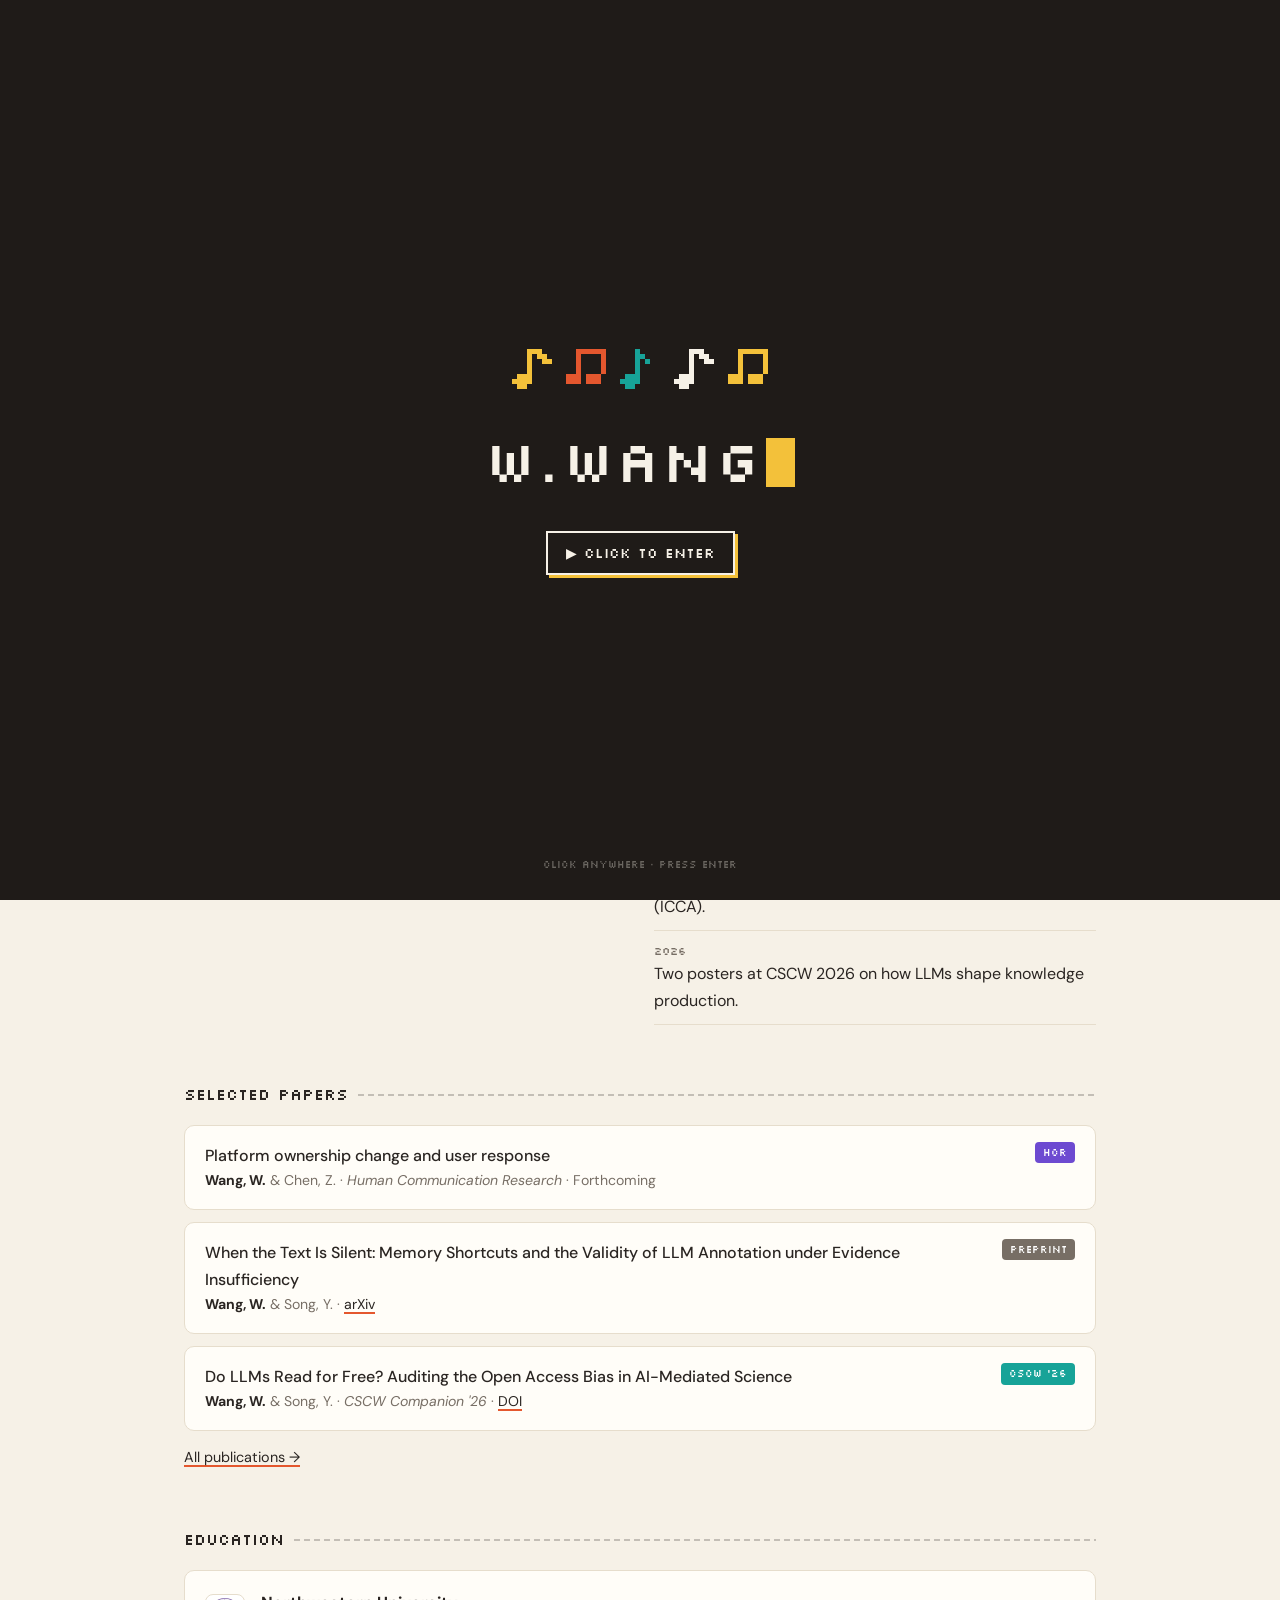
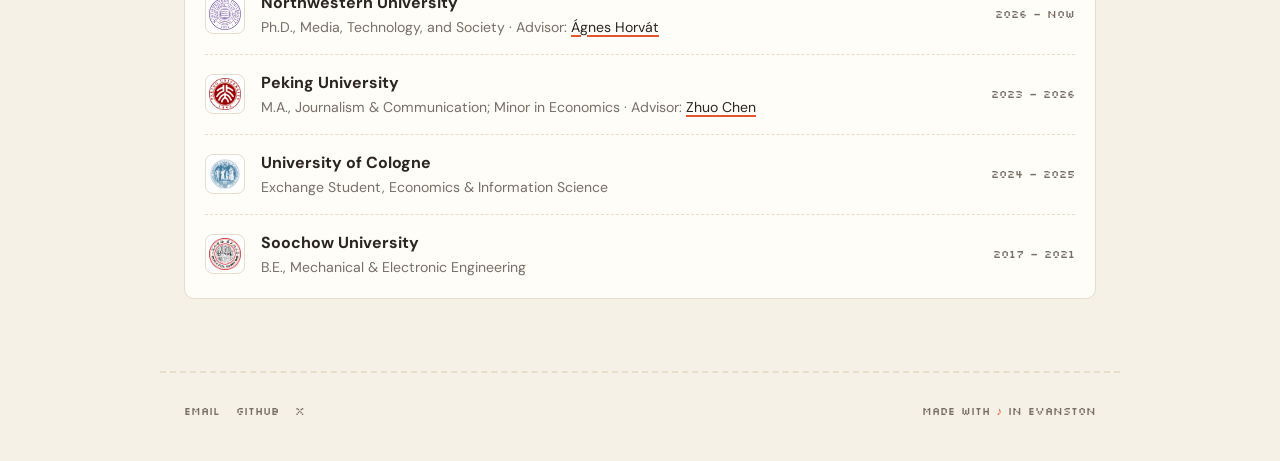
<file: index.html>
<!DOCTYPE html>
<html lang="en">
<head>
<meta charset="UTF-8">
<meta name="viewport" content="width=device-width, initial-scale=1.0">
<meta name="keywords" content="Wenchang Wang, 王文长, computational social science, large language models, causal inference, platform governance, CSCW, Northwestern University">
<meta name="description" content="Wenchang Wang (王文长) — Ph.D. student at Northwestern University studying how policy and technology changes reshape online behavior, how LLMs are reshaping computational social science, and computational social science methods.">
<meta name="author" content="Wenchang Wang">
<meta name="robots" content="index, follow, max-image-preview:large">
<link rel="canonical" href="https://wenchang-wang.github.io/">
<meta property="og:title" content="Wenchang Wang">
<meta property="og:description" content="Wenchang Wang (王文长) — Ph.D. student at Northwestern University studying how policy and technology changes reshape online behavior, how LLMs are reshaping computational social science, and computational social science methods.">
<meta property="og:type" content="website">
<meta property="og:url" content="https://wenchang-wang.github.io/">
<meta property="og:image" content="https://wenchang-wang.github.io/images/profile.JPG">
<meta name="twitter:card" content="summary">
<link rel="icon" type="image/svg+xml" href="data:image/svg+xml,<svg xmlns='http://www.w3.org/2000/svg' viewBox='0 0 8 8' shape-rendering='crispEdges'><rect width='8' height='8' rx='1' fill='%232a2522'/><path fill='%23f3c13a' d='M4 1h1v5H4zM5 1h1v1H5zM6 2h1v2H6zM2 5h2v1H2zM2 6h3v1H2z'/></svg>">
<meta name="google-site-verification" content="WvTAvZltbymLLojRvWwH9hoEk_uY6mAYoGmtwHRdXQQ" />
<script>(function(){var m={cv:'cv.html',research:'research.html',blog:'blog.html'},h=location.hash.slice(1);if(m[h])location.replace(m[h]);})();</script>
<script type="application/ld+json">
{
  "@context": "https://schema.org",
  "@type": "Person",
  "name": "Wenchang Wang",
  "alternateName": "王文长",
  "url": "https://wenchang-wang.github.io/",
  "image": "https://wenchang-wang.github.io/images/profile.JPG",
  "email": "mailto:wenchangwang2031@u.northwestern.edu",
  "jobTitle": "Ph.D. Student in Media, Technology, and Society",
  "worksFor": { "@type": "CollegeOrUniversity", "name": "Northwestern University" },
  "alumniOf": [
    { "@type": "CollegeOrUniversity", "name": "Peking University" },
    { "@type": "CollegeOrUniversity", "name": "University of Cologne" },
    { "@type": "CollegeOrUniversity", "name": "Soochow University" }
  ],
  "sameAs": ["https://github.com/dovejira", "https://x.com/divejira"],
  "knowsAbout": ["Computational Social Science", "Large Language Models", "Causal Inference", "Platform Governance", "CSCW", "Online Behavior"]
}
</script>
<title>Wenchang Wang</title>
<meta name="title-en" content="Wenchang Wang">
<meta name="title-zh" content="王文长 Wenchang Wang">
<script>(function(){var r=document.documentElement,t,l;try{t=localStorage.getItem('theme');l=localStorage.getItem('lang');}catch(e){}r.setAttribute('data-theme',t||(matchMedia('(prefers-color-scheme: dark)').matches?'dark':'light'));r.setAttribute('data-lang',l||((navigator.language||'').indexOf('zh')===0?'zh':'en'));})();</script>
<link rel="preconnect" href="https://fonts.googleapis.com">
<link rel="preconnect" href="https://fonts.gstatic.com" crossorigin>
<link href="https://fonts.googleapis.com/css2?family=Silkscreen&family=DM+Sans:opsz,wght@9..40,400;9..40,500;9..40,700&display=swap" rel="stylesheet">
<link rel="stylesheet" href="site.css">
</head>
<body class="intro-on">

<div id="intro" aria-hidden="true">
  <canvas></canvas>
  <div class="box">
    <div class="top">
      <div class="eq"><i></i><i></i><i></i><i></i><i></i><i></i><i></i></div>
      <div class="notes"></div>
    </div>
    <div class="logo"><span class="tx"></span><span class="c"></span></div>
    <div class="bar"><b></b></div>
    <div class="pct">LOADING 0%</div>
    <div class="enter">▶ CLICK TO ENTER</div>
  </div>
  <div class="tip"></div>
</div>

<nav><div class="in">
  <a class="brand" href="index.html">W.WANG</a>
  <div class="right">
    <div class="links">
      <a class="on" href="index.html"><span class="en">About</span><span class="zh">首页</span></a>
      <a href="research.html"><span class="en">Research</span><span class="zh">研究</span></a>
      <a href="cv.html"><span class="en">CV</span><span class="zh">简历</span></a>
      <a href="blog.html"><span class="en">Blog</span><span class="zh">博客</span></a>
    </div>
    <div class="ctrls">
      <button class="ctl" data-act="lang" aria-label="Switch language / 切换语言"><span class="opt" data-v="en">EN</span><span class="sep">/</span><span class="opt" data-v="zh">中</span></button>
      <button class="ctl" data-act="theme" aria-label="Toggle dark mode / 切换深色模式">
        <svg class="i-sun" viewBox="0 0 8 8" shape-rendering="crispEdges" fill="currentColor"><rect x="3" y="0" width="2" height="1"/><rect x="3" y="7" width="2" height="1"/><rect x="0" y="3" width="1" height="2"/><rect x="7" y="3" width="1" height="2"/><rect x="1" y="1" width="1" height="1"/><rect x="6" y="1" width="1" height="1"/><rect x="1" y="6" width="1" height="1"/><rect x="6" y="6" width="1" height="1"/><rect x="2" y="2" width="4" height="4"/></svg>
        <svg class="i-moon" viewBox="0 0 8 8" shape-rendering="crispEdges" fill="currentColor"><rect x="2" y="0" width="3" height="1"/><rect x="1" y="1" width="2" height="1"/><rect x="0" y="2" width="2" height="4"/><rect x="1" y="6" width="2" height="1"/><rect x="2" y="7" width="4" height="1"/><rect x="5" y="6" width="2" height="1"/><rect x="2" y="1" width="1" height="6"/><rect x="3" y="6" width="2" height="1"/></svg>
      </button>
    </div>
  </div>
</div></nav>

<div class="stage"><canvas></canvas></div>

<main>
  <div class="hero">
    <img src="images/profile.JPG" alt="Wenchang Wang">
    <div>
      <div class="kicker"><span class="en">&gt; HELLO, I'M</span><span class="zh">&gt; 你好，我是</span></div>
      <h1><span class="en">Wenchang Wang<span class="cn">王文长</span></span><span class="zh">王文长<span class="cn">Wenchang Wang</span></span></h1>
      <p class="role"><span class="en">Ph.D. Student, Media, Technology &amp; Society · Northwestern University</span><span class="zh">美国西北大学 · 媒体、技术与社会（MTS）博士生</span></p>
      <p class="lede">
        <span class="en">I study how people interact with online platforms — and how policy shifts and new tech like LLMs change that — with computational methods and causal inference.</span>
        <span class="zh">我用计算方法和因果推断，研究人们如何与在线平台互动，以及政策变化和大语言模型等新技术如何改变这种互动。</span>
      </p>
      <div class="btns">
        <a class="btn main" href="files/cv.pdf"><span class="en">Download CV</span><span class="zh">下载简历</span></a>
        <a class="btn" href="mailto:wenchangwang2031@u.northwestern.edu"><span class="en">Email</span><span class="zh">邮箱</span></a>
        <a class="btn" href="https://github.com/dovejira">GitHub</a>
        <a class="btn" href="https://x.com/divejira">X</a>
      </div>
    </div>
  </div>

  <div class="two">
    <div>
      <h2><span class="en">Research</span><span class="zh">研究议程</span></h2>
      <ul class="focus">
        <li><span class="k">01</span><span class="en">How <strong>policy &amp; technology changes</strong> reshape online behavior</span><span class="zh"><strong>政策与技术变迁</strong>如何重塑线上行为</span></li>
        <li><span class="k">02</span><span class="en">How <strong>large language models</strong> are reshaping computational social science research</span><span class="zh"><strong>大语言模型</strong>如何重塑计算社会科学研究</span></li>
        <li><span class="k">03</span><span class="en"><strong>Computational social science methods</strong></span><span class="zh"><strong>计算社会科学方法</strong></span></li>
      </ul>
    </div>
    <div>
      <h2><span class="en">News</span><span class="zh">最新动态</span></h2>
      <ul class="news">
        <li><span class="d"><span class="en">NOV 2026</span><span class="zh">2026.11</span></span>
          <span class="en">My paper with <a href="https://english.phbs.pku.edu.cn/info/3812/44052.htm">Zhuo Chen</a> was accepted at <em>Human Communication Research</em>! Using billions of GitHub activity records, we study how Microsoft's acquisition announcement shocked the open-source community.</span>
          <span class="zh">与<a href="https://english.phbs.pku.edu.cn/info/3812/44052.htm">陈灼</a>老师合作的论文被 <em>Human Communication Research</em> 正式接收！文章利用数十亿条 GitHub 行为记录，研究了微软收购公告对开源社区带来的冲击。</span></li>
        <li><span class="d"><span class="en">FALL 2026</span><span class="zh">2026 秋</span></span>
          <span class="en">Started my Ph.D. at Northwestern with <a href="https://agneshorvat.soc.northwestern.edu/">Ágnes Horvát</a>.</span>
          <span class="zh">加入美国西北大学传播学院攻读博士，师从 <a href="https://agneshorvat.soc.northwestern.edu/">Ágnes Horvát</a> 副教授。</span></li>
        <li><span class="d"><span class="en">JUN 2026</span><span class="zh">2026.06</span></span>
          <span class="en">Two papers at ICA 2026, incl. the Best Faculty Paper Award (ICCA).</span>
          <span class="zh">两篇论文被 ICA 2026 录用，并获 ICCA 分部 Best Faculty Paper Award。</span></li>
        <li><span class="d">2026</span>
          <span class="en">Two posters at CSCW 2026 on how LLMs shape knowledge production.</span>
          <span class="zh">在 CSCW 2026 展示两篇 poster，讨论大语言模型如何影响知识生产与合作。</span></li>
      </ul>
    </div>
  </div>

  <h2><span class="en">Selected Papers</span><span class="zh">代表性论文</span></h2>
  <div class="pubs">
    <div class="pub"><div><div class="t">Platform ownership change and user response</div><div class="m"><strong>Wang, W.</strong> &amp; Chen, Z. · <em>Human Communication Research</em> · <span class="en">Forthcoming</span><span class="zh">即将刊出</span></div></div><span class="badge b-jrnl">HCR</span></div>
    <div class="pub"><div><div class="t">When the Text Is Silent: Memory Shortcuts and the Validity of LLM Annotation under Evidence Insufficiency</div><div class="m"><strong>Wang, W.</strong> &amp; Song, Y. · <a href="https://arxiv.org/abs/2611.02273">arXiv</a></div></div><span class="badge b-arx"><span class="en">PREPRINT</span><span class="zh">预印本</span></span></div>
    <div class="pub"><div><div class="t">Do LLMs Read for Free? Auditing the Open Access Bias in AI-Mediated Science</div><div class="m"><strong>Wang, W.</strong> &amp; Song, Y. · <em>CSCW Companion '26</em> · <a href="https://doi.org/10.1145/3785651.3831551">DOI</a></div></div><span class="badge b-cscw">CSCW '26</span></div>
  </div>
  <a class="more" href="research.html"><span class="en">All publications →</span><span class="zh">全部论文 →</span></a>

  <h2><span class="en">Education</span><span class="zh">教育背景</span></h2>
  <div class="edu">
    <div class="ed"><img src="images/nu-logo.png" alt=""><div>
      <div class="s"><span class="en">Northwestern University</span><span class="zh">美国西北大学</span></div>
      <div class="m"><span class="en">Ph.D., Media, Technology, and Society · Advisor: <a href="https://agneshorvat.soc.northwestern.edu/">Ágnes Horvát</a></span><span class="zh">媒体、技术与社会（MTS）博士 · 导师：<a href="https://agneshorvat.soc.northwestern.edu/">Ágnes Horvát</a> 副教授</span></div>
    </div><span class="y"><span class="en">2026 – NOW</span><span class="zh">2026 – 至今</span></span></div>
    <div class="ed"><img src="images/pku-logo.png" alt=""><div>
      <div class="s"><span class="en">Peking University</span><span class="zh">北京大学</span></div>
      <div class="m"><span class="en">M.A., Journalism &amp; Communication; Minor in Economics · Advisor: <a href="https://english.phbs.pku.edu.cn/info/3812/44052.htm">Zhuo Chen</a></span><span class="zh">新闻与传播学硕士；辅修经济学 · 导师：<a href="https://english.phbs.pku.edu.cn/info/3812/44052.htm">陈灼</a> 助理教授</span></div>
    </div><span class="y">2023 – 2026</span></div>
    <div class="ed"><img src="images/uni-koeln-logo.png" alt=""><div>
      <div class="s"><span class="en">University of Cologne</span><span class="zh">德国科隆大学</span></div>
      <div class="m"><span class="en">Exchange Student, Economics &amp; Information Science</span><span class="zh">经济学与信息科学交换生</span></div>
    </div><span class="y">2024 – 2025</span></div>
    <div class="ed"><img src="images/suda-logo.png" alt=""><div>
      <div class="s"><span class="en">Soochow University</span><span class="zh">苏州大学</span></div>
      <div class="m"><span class="en">B.E., Mechanical &amp; Electronic Engineering</span><span class="zh">机械电子工程学士</span></div>
    </div><span class="y">2017 – 2021</span></div>
  </div>
</main>

<footer>
  <div class="contact"><a href="mailto:wenchangwang2031@u.northwestern.edu">EMAIL</a><a href="https://github.com/dovejira">GITHUB</a><a href="https://x.com/divejira">X</a></div>
  <div><span class="en">MADE WITH <span class="note">♪</span> IN EVANSTON</span><span class="zh">© 2026 王文长 · 伊文斯顿 <span class="note">♪</span></span></div>
</footer>
<script src="site.js"></script>
</body>
</html>
</file>
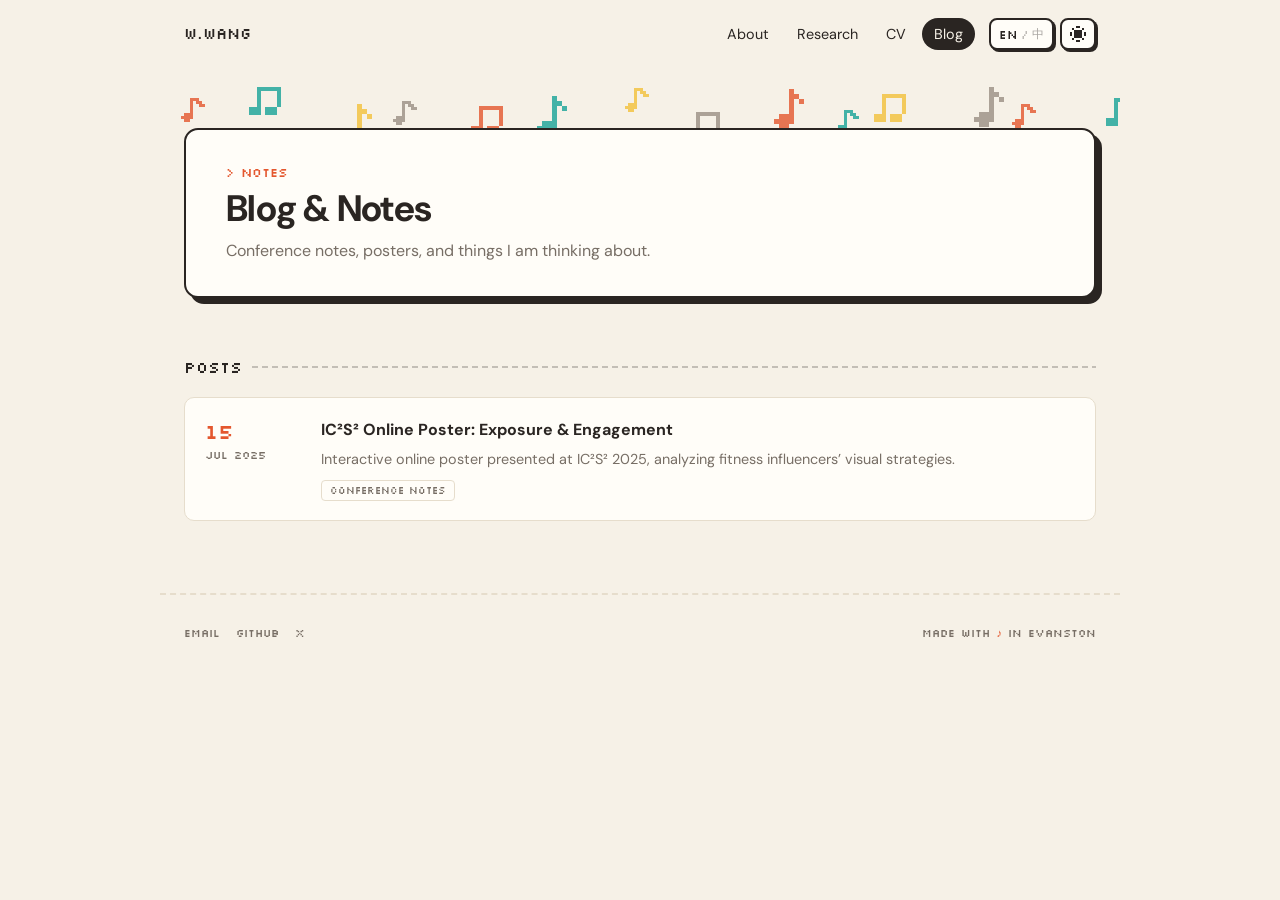
<file: blog.html>
<!DOCTYPE html>
<html lang="en">
<head>
<meta charset="UTF-8">
<meta name="viewport" content="width=device-width, initial-scale=1.0">
<meta name="description" content="Academic blog and notes by Wenchang Wang: conference notes, posters and research thoughts.">
<meta name="author" content="Wenchang Wang">
<meta name="robots" content="index, follow, max-image-preview:large">
<link rel="canonical" href="https://wenchang-wang.github.io/blog.html">
<meta property="og:title" content="Blog · Wenchang Wang">
<meta property="og:description" content="Academic blog and notes by Wenchang Wang: conference notes, posters and research thoughts.">
<meta property="og:type" content="website">
<meta property="og:url" content="https://wenchang-wang.github.io/blog.html">
<meta property="og:image" content="https://wenchang-wang.github.io/images/profile.JPG">
<meta name="twitter:card" content="summary">
<link rel="icon" type="image/svg+xml" href="data:image/svg+xml,<svg xmlns='http://www.w3.org/2000/svg' viewBox='0 0 8 8' shape-rendering='crispEdges'><rect width='8' height='8' rx='1' fill='%232a2522'/><path fill='%23f3c13a' d='M4 1h1v5H4zM5 1h1v1H5zM6 2h1v2H6zM2 5h2v1H2zM2 6h3v1H2z'/></svg>">
<title>Blog · Wenchang Wang</title>
<meta name="title-en" content="Blog · Wenchang Wang">
<meta name="title-zh" content="博客 · 王文长">
<script>(function(){var r=document.documentElement,t,l;try{t=localStorage.getItem('theme');l=localStorage.getItem('lang');}catch(e){}r.setAttribute('data-theme',t||(matchMedia('(prefers-color-scheme: dark)').matches?'dark':'light'));r.setAttribute('data-lang',l||((navigator.language||'').indexOf('zh')===0?'zh':'en'));})();</script>
<link rel="preconnect" href="https://fonts.googleapis.com">
<link rel="preconnect" href="https://fonts.gstatic.com" crossorigin>
<link href="https://fonts.googleapis.com/css2?family=Silkscreen&family=DM+Sans:opsz,wght@9..40,400;9..40,500;9..40,700&display=swap" rel="stylesheet">
<link rel="stylesheet" href="site.css">
</head>
<body>

<nav><div class="in">
  <a class="brand" href="index.html">W.WANG</a>
  <div class="right">
    <div class="links">
      <a href="index.html"><span class="en">About</span><span class="zh">首页</span></a>
      <a href="research.html"><span class="en">Research</span><span class="zh">研究</span></a>
      <a href="cv.html"><span class="en">CV</span><span class="zh">简历</span></a>
      <a class="on" href="blog.html"><span class="en">Blog</span><span class="zh">博客</span></a>
    </div>
    <div class="ctrls">
      <button class="ctl" data-act="lang" aria-label="Switch language / 切换语言"><span class="opt" data-v="en">EN</span><span class="sep">/</span><span class="opt" data-v="zh">中</span></button>
      <button class="ctl" data-act="theme" aria-label="Toggle dark mode / 切换深色模式">
        <svg class="i-sun" viewBox="0 0 8 8" shape-rendering="crispEdges" fill="currentColor"><rect x="3" y="0" width="2" height="1"/><rect x="3" y="7" width="2" height="1"/><rect x="0" y="3" width="1" height="2"/><rect x="7" y="3" width="1" height="2"/><rect x="1" y="1" width="1" height="1"/><rect x="6" y="1" width="1" height="1"/><rect x="1" y="6" width="1" height="1"/><rect x="6" y="6" width="1" height="1"/><rect x="2" y="2" width="4" height="4"/></svg>
        <svg class="i-moon" viewBox="0 0 8 8" shape-rendering="crispEdges" fill="currentColor"><rect x="2" y="0" width="3" height="1"/><rect x="1" y="1" width="2" height="1"/><rect x="0" y="2" width="2" height="4"/><rect x="1" y="6" width="2" height="1"/><rect x="2" y="7" width="4" height="1"/><rect x="5" y="6" width="2" height="1"/><rect x="2" y="1" width="1" height="6"/><rect x="3" y="6" width="2" height="1"/></svg>
      </button>
    </div>
  </div>
</div></nav>

<div class="stage short"><canvas></canvas></div>

<main>
  <div class="head">
    <div class="kicker"><span class="en">&gt; NOTES</span><span class="zh">&gt; 手记</span></div>
    <h1><span class="en">Blog &amp; Notes</span><span class="zh">学术博客与手记</span></h1>
    <p><span class="en">Conference notes, posters, and things I am thinking about.</span><span class="zh">会议笔记、海报，以及最近在想的事情。</span></p>
  </div>

  <h2><span class="en">Posts</span><span class="zh">文章</span></h2>
  <div class="pubs">
    <a class="post" href="blog1/ic2s2-online-poster.html">
      <div class="date"><b>15</b>JUL 2025</div>
      <div><div class="t">IC²S² Online Poster: Exposure &amp; Engagement</div>
      <div class="m"><span class="en">Interactive online poster presented at IC²S² 2025, analyzing fitness influencers’ visual strategies.</span><span class="zh">IC²S² 2025 会议上展示的交互式在线海报，分析健身博主的视觉策略。</span></div>
      <span class="tag"><span class="en">CONFERENCE NOTES</span><span class="zh">会议笔记</span></span></div>
    </a>
  </div>
</main>

<footer>
  <div class="contact"><a href="mailto:wenchangwang2031@u.northwestern.edu">EMAIL</a><a href="https://github.com/dovejira">GITHUB</a><a href="https://x.com/divejira">X</a></div>
  <div><span class="en">MADE WITH <span class="note">♪</span> IN EVANSTON</span><span class="zh">© 2026 王文长 · 伊文斯顿 <span class="note">♪</span></span></div>
</footer>
<script src="site.js"></script>
</body>
</html>
</file>
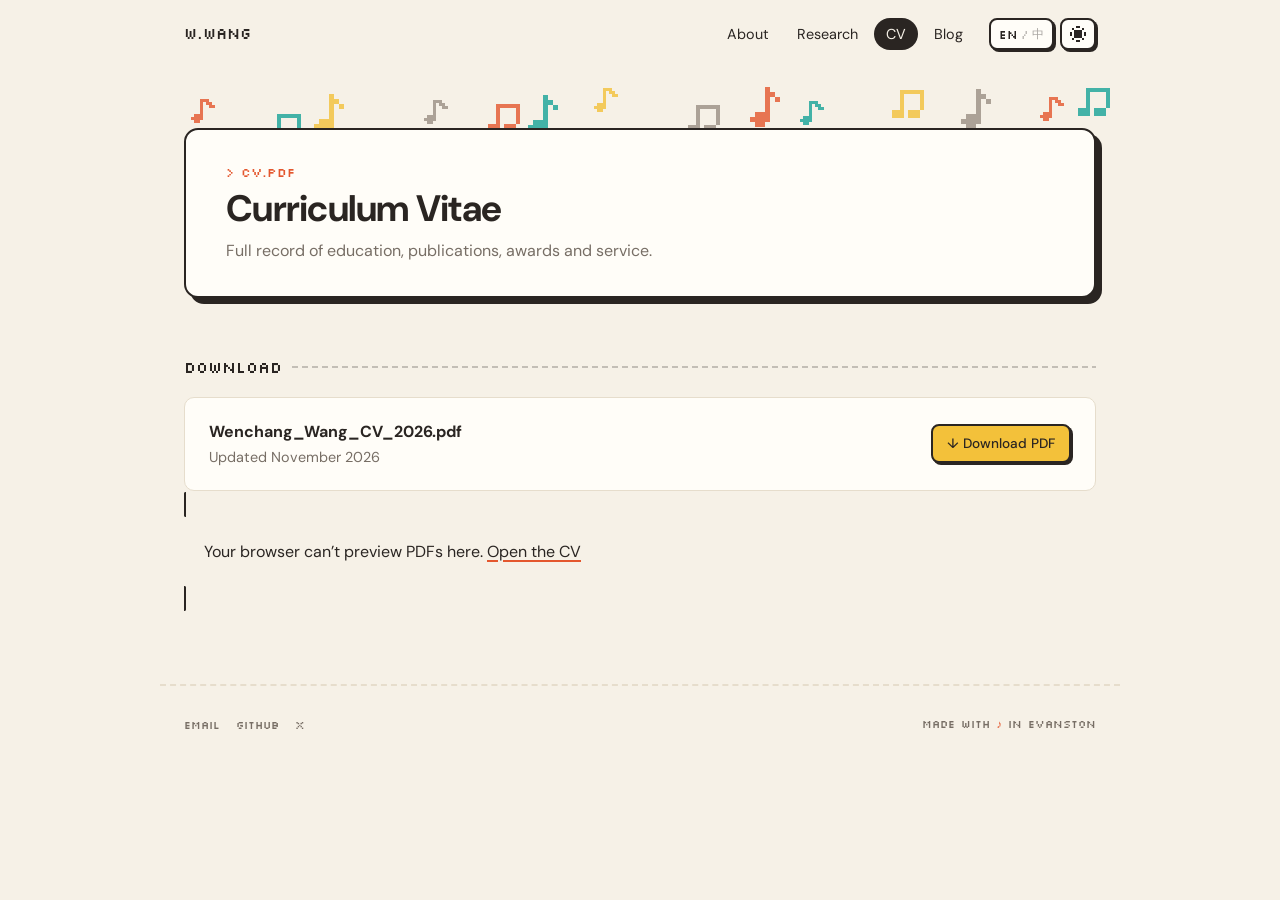
<file: cv.html>
<!DOCTYPE html>
<html lang="en">
<head>
<meta charset="UTF-8">
<meta name="viewport" content="width=device-width, initial-scale=1.0">
<meta name="description" content="Curriculum vitae of Wenchang Wang, Ph.D. student in Media, Technology, and Society at Northwestern University.">
<meta name="author" content="Wenchang Wang">
<meta name="robots" content="index, follow, max-image-preview:large">
<link rel="canonical" href="https://wenchang-wang.github.io/cv.html">
<meta property="og:title" content="CV · Wenchang Wang">
<meta property="og:description" content="Curriculum vitae of Wenchang Wang, Ph.D. student in Media, Technology, and Society at Northwestern University.">
<meta property="og:type" content="website">
<meta property="og:url" content="https://wenchang-wang.github.io/cv.html">
<meta property="og:image" content="https://wenchang-wang.github.io/images/profile.JPG">
<meta name="twitter:card" content="summary">
<link rel="icon" type="image/svg+xml" href="data:image/svg+xml,<svg xmlns='http://www.w3.org/2000/svg' viewBox='0 0 8 8' shape-rendering='crispEdges'><rect width='8' height='8' rx='1' fill='%232a2522'/><path fill='%23f3c13a' d='M4 1h1v5H4zM5 1h1v1H5zM6 2h1v2H6zM2 5h2v1H2zM2 6h3v1H2z'/></svg>">
<title>CV · Wenchang Wang</title>
<meta name="title-en" content="CV · Wenchang Wang">
<meta name="title-zh" content="简历 · 王文长">
<script>(function(){var r=document.documentElement,t,l;try{t=localStorage.getItem('theme');l=localStorage.getItem('lang');}catch(e){}r.setAttribute('data-theme',t||(matchMedia('(prefers-color-scheme: dark)').matches?'dark':'light'));r.setAttribute('data-lang',l||((navigator.language||'').indexOf('zh')===0?'zh':'en'));})();</script>
<link rel="preconnect" href="https://fonts.googleapis.com">
<link rel="preconnect" href="https://fonts.gstatic.com" crossorigin>
<link href="https://fonts.googleapis.com/css2?family=Silkscreen&family=DM+Sans:opsz,wght@9..40,400;9..40,500;9..40,700&display=swap" rel="stylesheet">
<link rel="stylesheet" href="site.css">
</head>
<body>

<nav><div class="in">
  <a class="brand" href="index.html">W.WANG</a>
  <div class="right">
    <div class="links">
      <a href="index.html"><span class="en">About</span><span class="zh">首页</span></a>
      <a href="research.html"><span class="en">Research</span><span class="zh">研究</span></a>
      <a class="on" href="cv.html"><span class="en">CV</span><span class="zh">简历</span></a>
      <a href="blog.html"><span class="en">Blog</span><span class="zh">博客</span></a>
    </div>
    <div class="ctrls">
      <button class="ctl" data-act="lang" aria-label="Switch language / 切换语言"><span class="opt" data-v="en">EN</span><span class="sep">/</span><span class="opt" data-v="zh">中</span></button>
      <button class="ctl" data-act="theme" aria-label="Toggle dark mode / 切换深色模式">
        <svg class="i-sun" viewBox="0 0 8 8" shape-rendering="crispEdges" fill="currentColor"><rect x="3" y="0" width="2" height="1"/><rect x="3" y="7" width="2" height="1"/><rect x="0" y="3" width="1" height="2"/><rect x="7" y="3" width="1" height="2"/><rect x="1" y="1" width="1" height="1"/><rect x="6" y="1" width="1" height="1"/><rect x="1" y="6" width="1" height="1"/><rect x="6" y="6" width="1" height="1"/><rect x="2" y="2" width="4" height="4"/></svg>
        <svg class="i-moon" viewBox="0 0 8 8" shape-rendering="crispEdges" fill="currentColor"><rect x="2" y="0" width="3" height="1"/><rect x="1" y="1" width="2" height="1"/><rect x="0" y="2" width="2" height="4"/><rect x="1" y="6" width="2" height="1"/><rect x="2" y="7" width="4" height="1"/><rect x="5" y="6" width="2" height="1"/><rect x="2" y="1" width="1" height="6"/><rect x="3" y="6" width="2" height="1"/></svg>
      </button>
    </div>
  </div>
</div></nav>

<div class="stage short"><canvas></canvas></div>

<main>
  <div class="head">
    <div class="kicker"><span class="en">&gt; CV.PDF</span><span class="zh">&gt; 简历</span></div>
    <h1><span class="en">Curriculum Vitae</span><span class="zh">个人简历</span></h1>
    <p><span class="en">Full record of education, publications, awards and service.</span><span class="zh">完整的教育背景、论文发表、获奖与学术服务记录。</span></p>
  </div>

  <h2><span class="en">Download</span><span class="zh">下载</span></h2>
  <div class="cv-card">
    <div><div style="font-weight:700">Wenchang_Wang_CV_2026.pdf</div><div class="m"><span class="en">Updated November 2026</span><span class="zh">2026 年 11 月更新</span></div></div>
    <a class="btn main" href="files/cv.pdf?v=2026-11-08" download="Wenchang_Wang_CV_2026.pdf"><span class="en">↓ Download PDF</span><span class="zh">↓ 下载 PDF</span></a>
  </div>
  <object class="pdf" data="files/cv.pdf?v=2026-11-08#view=FitH" type="application/pdf">
    <p style="padding:20px"><span class="en">Your browser can’t preview PDFs here. </span><span class="zh">当前浏览器无法预览 PDF。</span><a href="files/cv.pdf"><span class="en">Open the CV</span><span class="zh">打开简历</span></a></p>
  </object>
</main>

<footer>
  <div class="contact"><a href="mailto:wenchangwang2031@u.northwestern.edu">EMAIL</a><a href="https://github.com/dovejira">GITHUB</a><a href="https://x.com/divejira">X</a></div>
  <div><span class="en">MADE WITH <span class="note">♪</span> IN EVANSTON</span><span class="zh">© 2026 王文长 · 伊文斯顿 <span class="note">♪</span></span></div>
</footer>
<script src="site.js"></script>
</body>
</html>
</file>
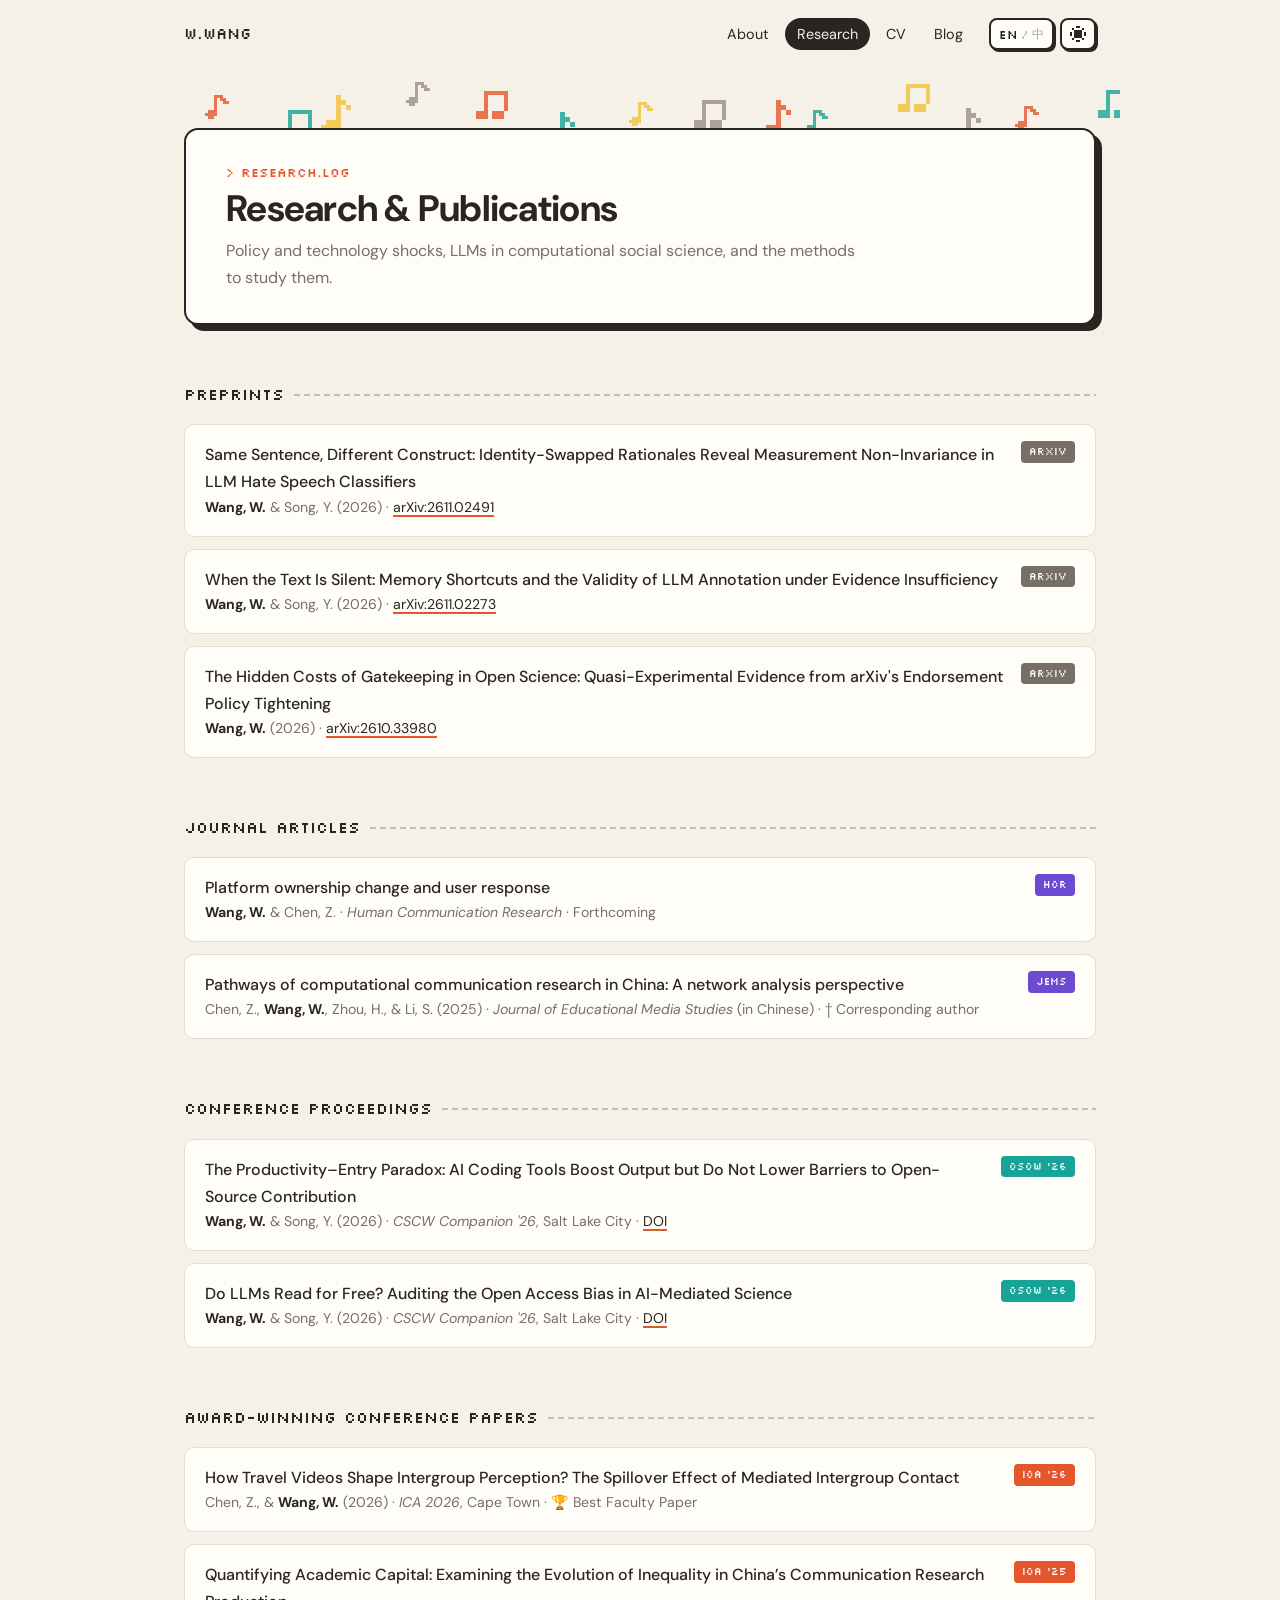
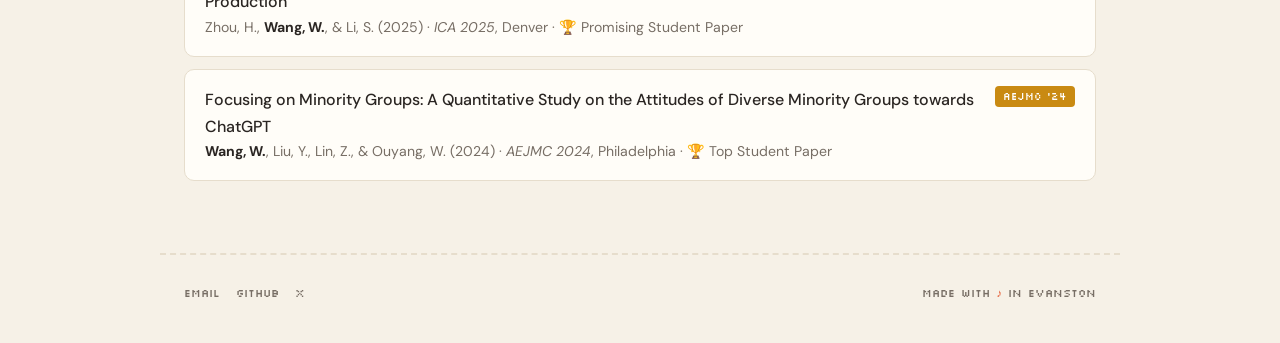
<file: research.html>
<!DOCTYPE html>
<html lang="en">
<head>
<meta charset="UTF-8">
<meta name="viewport" content="width=device-width, initial-scale=1.0">
<meta name="description" content="Publications by Wenchang Wang: preprints, journal articles, CSCW proceedings and award-winning ICA/AEJMC papers on platforms, LLMs and causal inference.">
<meta name="author" content="Wenchang Wang">
<meta name="robots" content="index, follow, max-image-preview:large">
<link rel="canonical" href="https://wenchang-wang.github.io/research.html">
<meta property="og:title" content="Research · Wenchang Wang">
<meta property="og:description" content="Publications by Wenchang Wang: preprints, journal articles, CSCW proceedings and award-winning ICA/AEJMC papers on platforms, LLMs and causal inference.">
<meta property="og:type" content="website">
<meta property="og:url" content="https://wenchang-wang.github.io/research.html">
<meta property="og:image" content="https://wenchang-wang.github.io/images/profile.JPG">
<meta name="twitter:card" content="summary">
<link rel="icon" type="image/svg+xml" href="data:image/svg+xml,<svg xmlns='http://www.w3.org/2000/svg' viewBox='0 0 8 8' shape-rendering='crispEdges'><rect width='8' height='8' rx='1' fill='%232a2522'/><path fill='%23f3c13a' d='M4 1h1v5H4zM5 1h1v1H5zM6 2h1v2H6zM2 5h2v1H2zM2 6h3v1H2z'/></svg>">
<title>Research · Wenchang Wang</title>
<meta name="title-en" content="Research · Wenchang Wang">
<meta name="title-zh" content="研究 · 王文长">
<script>(function(){var r=document.documentElement,t,l;try{t=localStorage.getItem('theme');l=localStorage.getItem('lang');}catch(e){}r.setAttribute('data-theme',t||(matchMedia('(prefers-color-scheme: dark)').matches?'dark':'light'));r.setAttribute('data-lang',l||((navigator.language||'').indexOf('zh')===0?'zh':'en'));})();</script>
<link rel="preconnect" href="https://fonts.googleapis.com">
<link rel="preconnect" href="https://fonts.gstatic.com" crossorigin>
<link href="https://fonts.googleapis.com/css2?family=Silkscreen&family=DM+Sans:opsz,wght@9..40,400;9..40,500;9..40,700&display=swap" rel="stylesheet">
<link rel="stylesheet" href="site.css">
</head>
<body>

<nav><div class="in">
  <a class="brand" href="index.html">W.WANG</a>
  <div class="right">
    <div class="links">
      <a href="index.html"><span class="en">About</span><span class="zh">首页</span></a>
      <a class="on" href="research.html"><span class="en">Research</span><span class="zh">研究</span></a>
      <a href="cv.html"><span class="en">CV</span><span class="zh">简历</span></a>
      <a href="blog.html"><span class="en">Blog</span><span class="zh">博客</span></a>
    </div>
    <div class="ctrls">
      <button class="ctl" data-act="lang" aria-label="Switch language / 切换语言"><span class="opt" data-v="en">EN</span><span class="sep">/</span><span class="opt" data-v="zh">中</span></button>
      <button class="ctl" data-act="theme" aria-label="Toggle dark mode / 切换深色模式">
        <svg class="i-sun" viewBox="0 0 8 8" shape-rendering="crispEdges" fill="currentColor"><rect x="3" y="0" width="2" height="1"/><rect x="3" y="7" width="2" height="1"/><rect x="0" y="3" width="1" height="2"/><rect x="7" y="3" width="1" height="2"/><rect x="1" y="1" width="1" height="1"/><rect x="6" y="1" width="1" height="1"/><rect x="1" y="6" width="1" height="1"/><rect x="6" y="6" width="1" height="1"/><rect x="2" y="2" width="4" height="4"/></svg>
        <svg class="i-moon" viewBox="0 0 8 8" shape-rendering="crispEdges" fill="currentColor"><rect x="2" y="0" width="3" height="1"/><rect x="1" y="1" width="2" height="1"/><rect x="0" y="2" width="2" height="4"/><rect x="1" y="6" width="2" height="1"/><rect x="2" y="7" width="4" height="1"/><rect x="5" y="6" width="2" height="1"/><rect x="2" y="1" width="1" height="6"/><rect x="3" y="6" width="2" height="1"/></svg>
      </button>
    </div>
  </div>
</div></nav>

<div class="stage short"><canvas></canvas></div>

<main>
  <div class="head">
    <div class="kicker"><span class="en">&gt; RESEARCH.LOG</span><span class="zh">&gt; 研究</span></div>
    <h1><span class="en">Research &amp; Publications</span><span class="zh">研究与学术成果</span></h1>
    <p><span class="en">Policy and technology shocks, LLMs in computational social science, and the methods to study them.</span><span class="zh">政策与技术冲击、大语言模型与计算社会科学，以及研究它们的方法。</span></p>
  </div>

  <h2><span class="en">Preprints</span><span class="zh">预印本</span></h2>
  <div class="pubs">
    <div class="pub"><div><div class="t">Same Sentence, Different Construct: Identity-Swapped Rationales Reveal Measurement Non-Invariance in LLM Hate Speech Classifiers</div><div class="m"><strong>Wang, W.</strong> &amp; Song, Y. (2026) · <a href="https://arxiv.org/abs/2611.02491">arXiv:2611.02491</a></div></div><span class="badge b-arx">ARXIV</span></div>
    <div class="pub"><div><div class="t">When the Text Is Silent: Memory Shortcuts and the Validity of LLM Annotation under Evidence Insufficiency</div><div class="m"><strong>Wang, W.</strong> &amp; Song, Y. (2026) · <a href="https://arxiv.org/abs/2611.02273">arXiv:2611.02273</a></div></div><span class="badge b-arx">ARXIV</span></div>
    <div class="pub"><div><div class="t">The Hidden Costs of Gatekeeping in Open Science: Quasi-Experimental Evidence from arXiv's Endorsement Policy Tightening</div><div class="m"><strong>Wang, W.</strong> (2026) · <a href="https://arxiv.org/abs/2610.33980">arXiv:2610.33980</a></div></div><span class="badge b-arx">ARXIV</span></div>
  </div>

  <h2><span class="en">Journal Articles</span><span class="zh">期刊论文</span></h2>
  <div class="pubs">
    <div class="pub"><div><div class="t">Platform ownership change and user response</div><div class="m"><strong>Wang, W.</strong> &amp; Chen, Z. · <em>Human Communication Research</em> · <span class="en">Forthcoming</span><span class="zh">即将刊出</span></div></div><span class="badge b-jrnl">HCR</span></div>
    <div class="pub"><div><div class="t">Pathways of computational communication research in China: A network analysis perspective</div><div class="m">Chen, Z., <strong>Wang, W.</strong>, Zhou, H., &amp; Li, S. (2025) · <em>Journal of Educational Media Studies</em> <span class="en">(in Chinese)</span><span class="zh">（中文）</span> · † <span class="en">Corresponding author</span><span class="zh">通讯作者</span></div></div><span class="badge b-jrnl">JEMS</span></div>
  </div>

  <h2><span class="en">Conference Proceedings</span><span class="zh">同行评审会议论文集</span></h2>
  <div class="pubs">
    <div class="pub"><div><div class="t">The Productivity–Entry Paradox: AI Coding Tools Boost Output but Do Not Lower Barriers to Open-Source Contribution</div><div class="m"><strong>Wang, W.</strong> &amp; Song, Y. (2026) · <em>CSCW Companion '26</em>, Salt Lake City · <a href="https://doi.org/10.1145/3785651.3831552">DOI</a></div></div><span class="badge b-cscw">CSCW '26</span></div>
    <div class="pub"><div><div class="t">Do LLMs Read for Free? Auditing the Open Access Bias in AI-Mediated Science</div><div class="m"><strong>Wang, W.</strong> &amp; Song, Y. (2026) · <em>CSCW Companion '26</em>, Salt Lake City · <a href="https://doi.org/10.1145/3785651.3831551">DOI</a></div></div><span class="badge b-cscw">CSCW '26</span></div>
  </div>

  <h2><span class="en">Award-Winning Conference Papers</span><span class="zh">获奖会议论文</span></h2>
  <div class="pubs">
    <div class="pub"><div><div class="t">How Travel Videos Shape Intergroup Perception? The Spillover Effect of Mediated Intergroup Contact</div><div class="m">Chen, Z., &amp; <strong>Wang, W.</strong> (2026) · <em>ICA 2026</em>, Cape Town · 🏆 Best Faculty Paper</div></div><span class="badge b-ica">ICA '26</span></div>
    <div class="pub"><div><div class="t">Quantifying Academic Capital: Examining the Evolution of Inequality in China’s Communication Research Production</div><div class="m">Zhou, H., <strong>Wang, W.</strong>, &amp; Li, S. (2025) · <em>ICA 2025</em>, Denver · 🏆 Promising Student Paper</div></div><span class="badge b-ica">ICA '25</span></div>
    <div class="pub"><div><div class="t">Focusing on Minority Groups: A Quantitative Study on the Attitudes of Diverse Minority Groups towards ChatGPT</div><div class="m"><strong>Wang, W.</strong>, Liu, Y., Lin, Z., &amp; Ouyang, W. (2024) · <em>AEJMC 2024</em>, Philadelphia · 🏆 Top Student Paper</div></div><span class="badge b-aejmc">AEJMC '24</span></div>
  </div>
</main>

<footer>
  <div class="contact"><a href="mailto:wenchangwang2031@u.northwestern.edu">EMAIL</a><a href="https://github.com/dovejira">GITHUB</a><a href="https://x.com/divejira">X</a></div>
  <div><span class="en">MADE WITH <span class="note">♪</span> IN EVANSTON</span><span class="zh">© 2026 王文长 · 伊文斯顿 <span class="note">♪</span></span></div>
</footer>
<script src="site.js"></script>
</body>
</html>
</file>
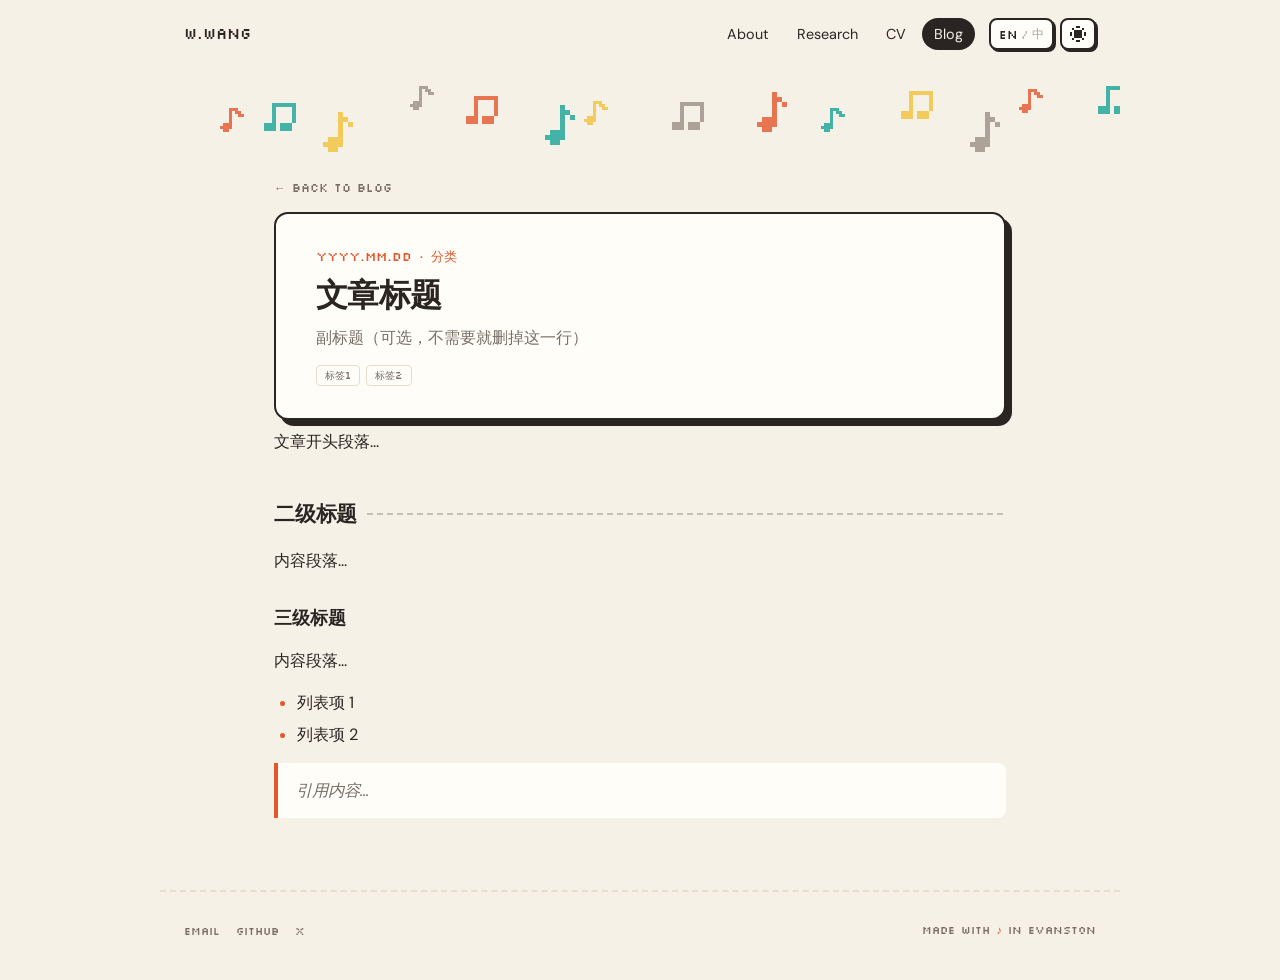
<file: blog1/article-template.html>
<!DOCTYPE html>
<html lang="en">
<head>
<meta charset="UTF-8">
<meta name="viewport" content="width=device-width, initial-scale=1.0">
<meta name="description" content="文章摘要（一两句话，用于搜索引擎和分享卡片）。">
<meta name="author" content="Wenchang Wang">
<meta name="robots" content="noindex">
<link rel="canonical" href="https://wenchang-wang.github.io/blog1/article-template.html">
<meta property="og:title" content="文章标题">
<meta property="og:description" content="文章摘要（一两句话，用于搜索引擎和分享卡片）。">
<meta property="og:type" content="article">
<meta property="og:url" content="https://wenchang-wang.github.io/blog1/article-template.html">
<meta property="og:image" content="https://wenchang-wang.github.io/images/profile.JPG">
<meta name="twitter:card" content="summary">
<link rel="icon" type="image/svg+xml" href="data:image/svg+xml,<svg xmlns='http://www.w3.org/2000/svg' viewBox='0 0 8 8' shape-rendering='crispEdges'><rect width='8' height='8' rx='1' fill='%232a2522'/><path fill='%23f3c13a' d='M4 1h1v5H4zM5 1h1v1H5zM6 2h1v2H6zM2 5h2v1H2zM2 6h3v1H2z'/></svg>">
<title>文章标题 · Wenchang Wang</title>
<meta name="title-en" content="文章标题 · Wenchang Wang">
<meta name="title-zh" content="文章标题 · 王文长">
<script>(function(){var r=document.documentElement,t,l;try{t=localStorage.getItem('theme');l=localStorage.getItem('lang');}catch(e){}r.setAttribute('data-theme',t||(matchMedia('(prefers-color-scheme: dark)').matches?'dark':'light'));r.setAttribute('data-lang',l||((navigator.language||'').indexOf('zh')===0?'zh':'en'));})();</script>
<link rel="preconnect" href="https://fonts.googleapis.com">
<link rel="preconnect" href="https://fonts.gstatic.com" crossorigin>
<link href="https://fonts.googleapis.com/css2?family=Silkscreen&family=DM+Sans:opsz,wght@9..40,400;9..40,500;9..40,700&display=swap" rel="stylesheet">
<link rel="stylesheet" href="../site.css">
</head>
<body>

<nav><div class="in">
  <a class="brand" href="../index.html">W.WANG</a>
  <div class="right">
    <div class="links">
      <a href="../index.html"><span class="en">About</span><span class="zh">首页</span></a>
      <a href="../research.html"><span class="en">Research</span><span class="zh">研究</span></a>
      <a href="../cv.html"><span class="en">CV</span><span class="zh">简历</span></a>
      <a class="on" href="../blog.html"><span class="en">Blog</span><span class="zh">博客</span></a>
    </div>
    <div class="ctrls">
      <button class="ctl" data-act="lang" aria-label="Switch language / 切换语言"><span class="opt" data-v="en">EN</span><span class="sep">/</span><span class="opt" data-v="zh">中</span></button>
      <button class="ctl" data-act="theme" aria-label="Toggle dark mode / 切换深色模式">
        <svg class="i-sun" viewBox="0 0 8 8" shape-rendering="crispEdges" fill="currentColor"><rect x="3" y="0" width="2" height="1"/><rect x="3" y="7" width="2" height="1"/><rect x="0" y="3" width="1" height="2"/><rect x="7" y="3" width="1" height="2"/><rect x="1" y="1" width="1" height="1"/><rect x="6" y="1" width="1" height="1"/><rect x="1" y="6" width="1" height="1"/><rect x="6" y="6" width="1" height="1"/><rect x="2" y="2" width="4" height="4"/></svg>
        <svg class="i-moon" viewBox="0 0 8 8" shape-rendering="crispEdges" fill="currentColor"><rect x="2" y="0" width="3" height="1"/><rect x="1" y="1" width="2" height="1"/><rect x="0" y="2" width="2" height="4"/><rect x="1" y="6" width="2" height="1"/><rect x="2" y="7" width="4" height="1"/><rect x="5" y="6" width="2" height="1"/><rect x="2" y="1" width="1" height="6"/><rect x="3" y="6" width="2" height="1"/></svg>
      </button>
    </div>
  </div>
</div></nav>

<div class="stage short"><canvas></canvas></div>

<main class="article">
  <a class="back" href="../blog.html"><span class="en">← BACK TO BLOG</span><span class="zh">← 返回博客</span></a>
  <div class="head">
    <div class="kicker">YYYY.MM.DD · 分类</div>
    <h1>文章标题</h1>
    <p class="sub">副标题（可选，不需要就删掉这一行）</p>
    <div class="tags"><span>标签1</span><span>标签2</span></div>
  </div>

  <div class="prose">
    <!-- 正文从这里开始。用 <h2> 作章节标题，<h3> 作小节标题。 -->
    <p>文章开头段落...</p>

    <h2>二级标题</h2>
    <p>内容段落...</p>

    <h3>三级标题</h3>
    <p>内容段落...</p>

    <ul>
      <li>列表项 1</li>
      <li>列表项 2</li>
    </ul>

    <blockquote>引用内容...</blockquote>

    <!-- 可选组件：
    <div class="callout"><h4>小标题</h4><p>重点内容</p></div>
    <div class="stats"><div class="stat"><b>99,046</b><span>Images</span></div></div>
    <div class="table"><table><thead><tr><th>列</th></tr></thead><tbody><tr><td>值</td></tr></tbody></table></div>
    <div class="sec"><h2>卡片式章节</h2><div class="body"><p>...</p></div></div>
    -->
  </div>
</main>

<footer>
  <div class="contact"><a href="mailto:wenchangwang2031@u.northwestern.edu">EMAIL</a><a href="https://github.com/dovejira">GITHUB</a><a href="https://x.com/divejira">X</a></div>
  <div><span class="en">MADE WITH <span class="note">♪</span> IN EVANSTON</span><span class="zh">© 2026 王文长 · 伊文斯顿 <span class="note">♪</span></span></div>
</footer>
<script src="../site.js"></script>
</body>
</html>
</file>
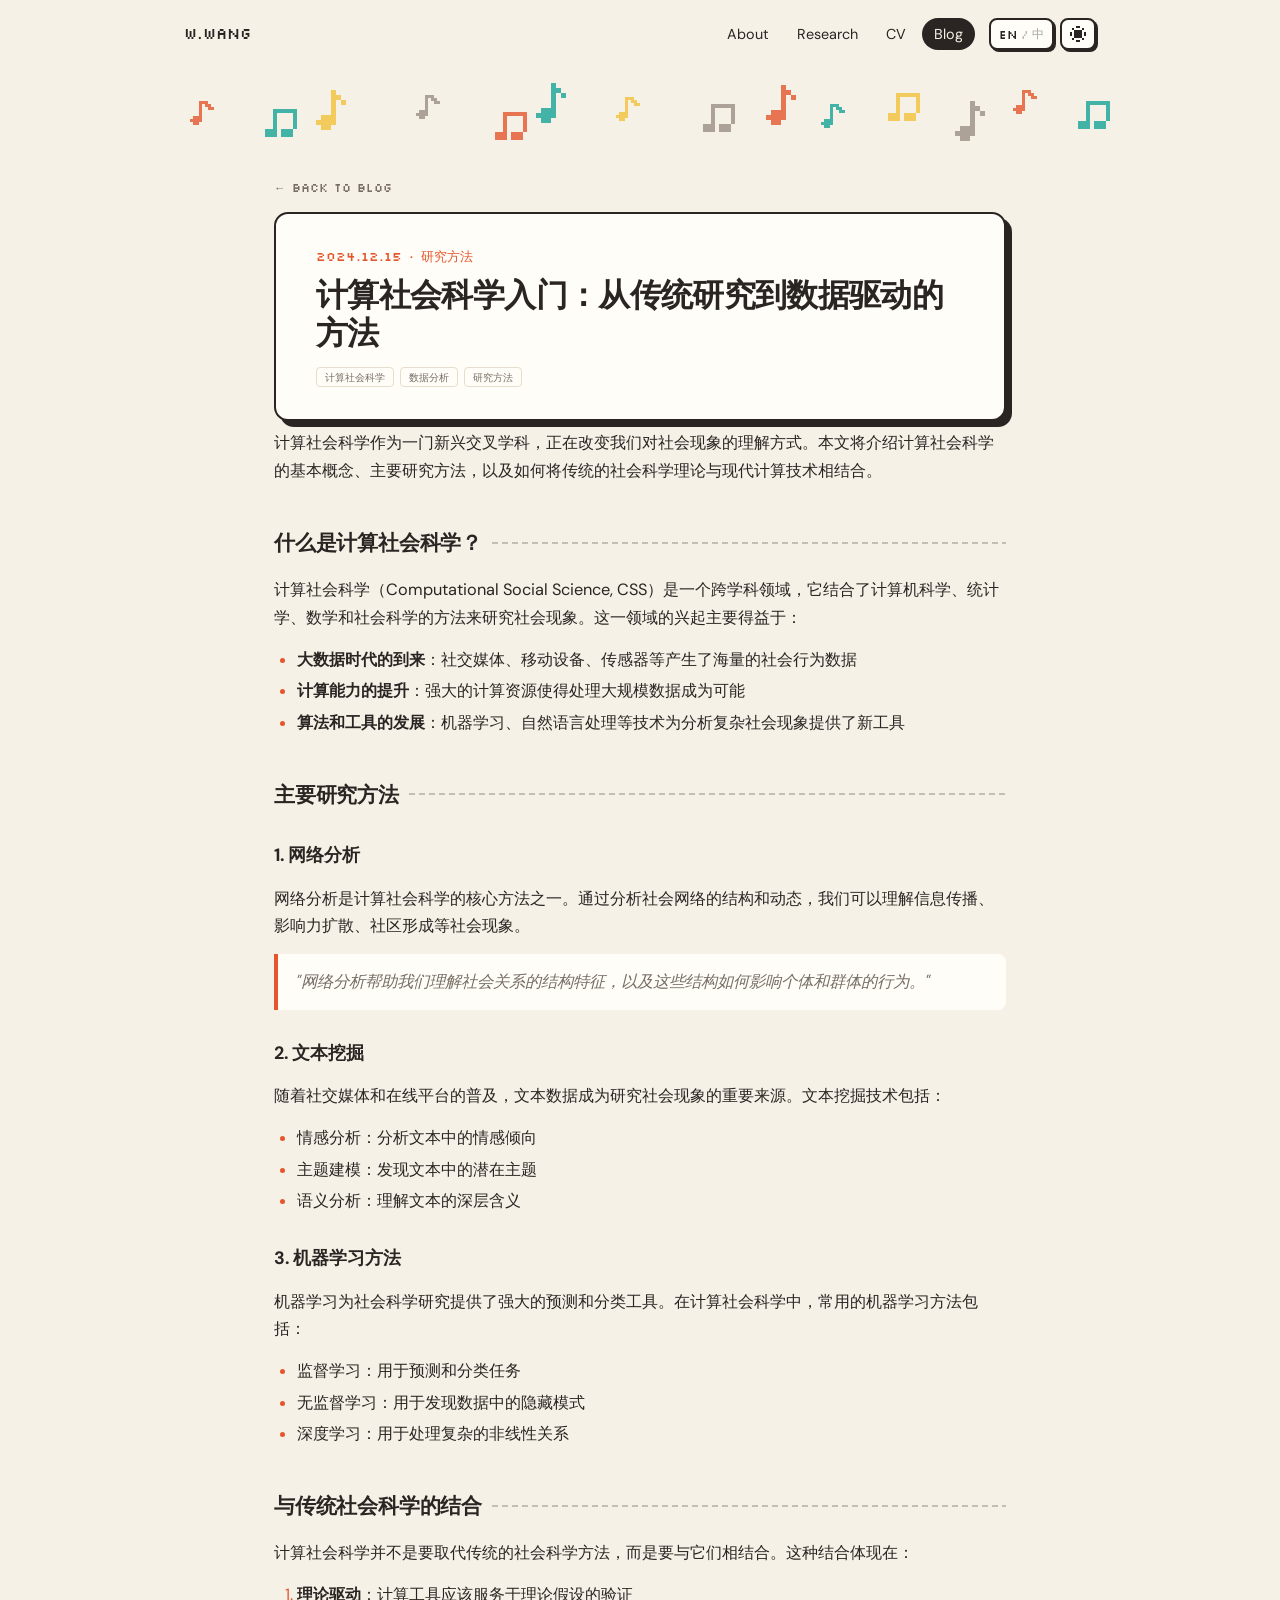
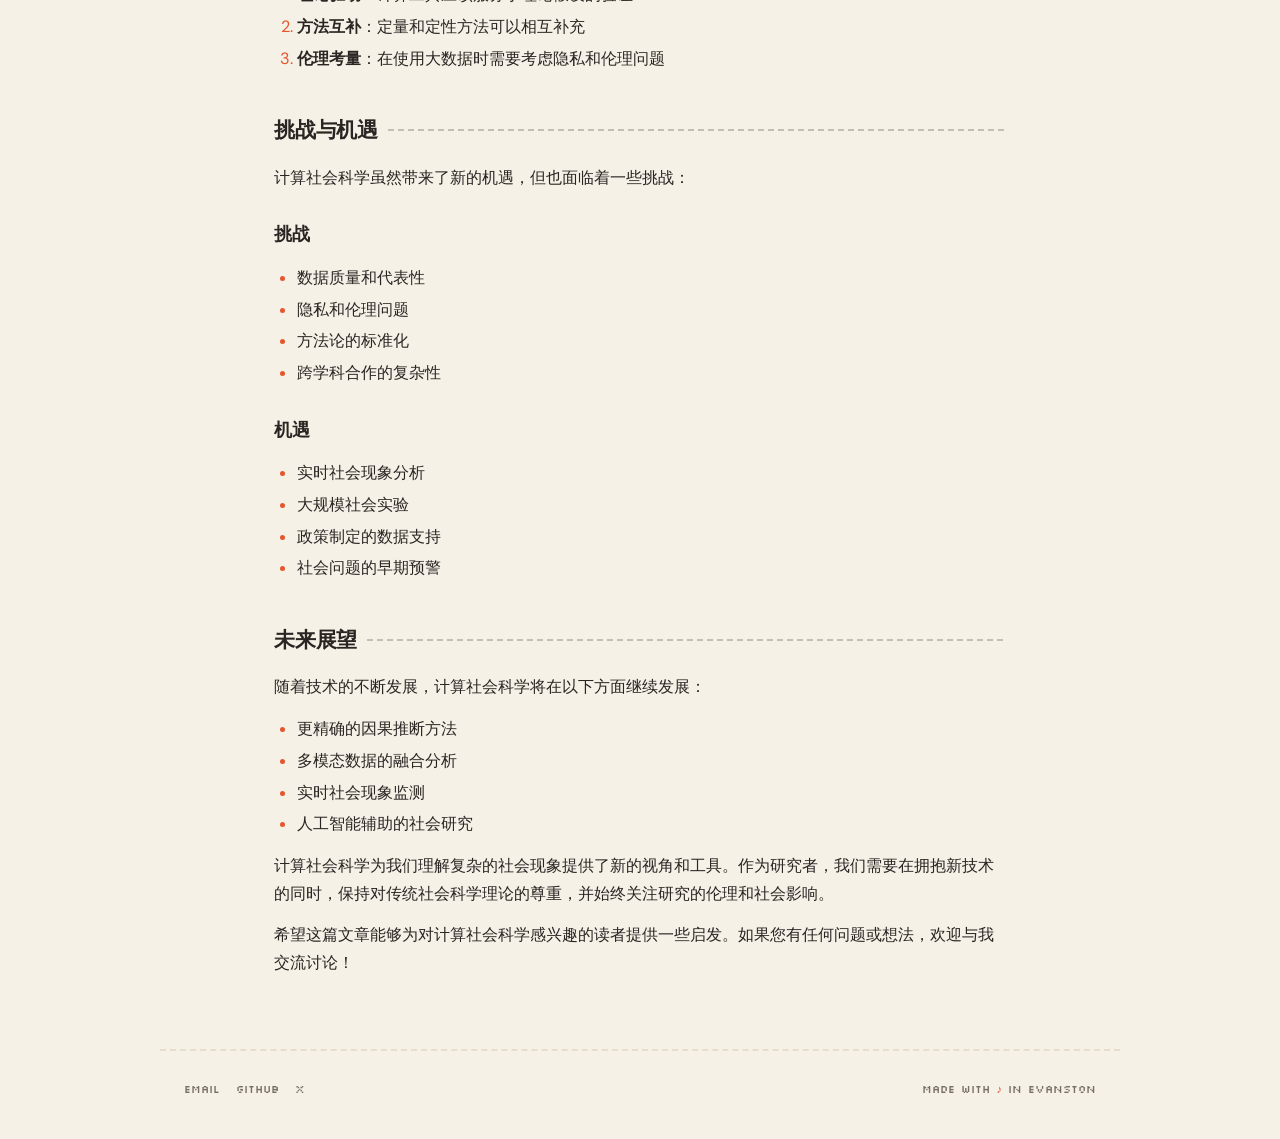
<file: blog1/computational-social-science-introduction.html>
<!DOCTYPE html>
<html lang="en">
<head>
<meta charset="UTF-8">
<meta name="viewport" content="width=device-width, initial-scale=1.0">
<meta name="description" content="计算社会科学入门：基本概念、主要研究方法，以及如何把传统社会科学理论与计算技术结合。">
<meta name="author" content="Wenchang Wang">
<meta name="robots" content="index, follow, max-image-preview:large">
<link rel="canonical" href="https://wenchang-wang.github.io/blog1/computational-social-science-introduction.html">
<meta property="og:title" content="计算社会科学入门">
<meta property="og:description" content="计算社会科学入门：基本概念、主要研究方法，以及如何把传统社会科学理论与计算技术结合。">
<meta property="og:type" content="article">
<meta property="og:url" content="https://wenchang-wang.github.io/blog1/computational-social-science-introduction.html">
<meta property="og:image" content="https://wenchang-wang.github.io/images/profile.JPG">
<meta name="twitter:card" content="summary">
<link rel="icon" type="image/svg+xml" href="data:image/svg+xml,<svg xmlns='http://www.w3.org/2000/svg' viewBox='0 0 8 8' shape-rendering='crispEdges'><rect width='8' height='8' rx='1' fill='%232a2522'/><path fill='%23f3c13a' d='M4 1h1v5H4zM5 1h1v1H5zM6 2h1v2H6zM2 5h2v1H2zM2 6h3v1H2z'/></svg>">
<title>计算社会科学入门 · Wenchang Wang</title>
<meta name="title-en" content="计算社会科学入门 · Wenchang Wang">
<meta name="title-zh" content="计算社会科学入门 · 王文长">
<script>(function(){var r=document.documentElement,t,l;try{t=localStorage.getItem('theme');l=localStorage.getItem('lang');}catch(e){}r.setAttribute('data-theme',t||(matchMedia('(prefers-color-scheme: dark)').matches?'dark':'light'));r.setAttribute('data-lang',l||((navigator.language||'').indexOf('zh')===0?'zh':'en'));})();</script>
<link rel="preconnect" href="https://fonts.googleapis.com">
<link rel="preconnect" href="https://fonts.gstatic.com" crossorigin>
<link href="https://fonts.googleapis.com/css2?family=Silkscreen&family=DM+Sans:opsz,wght@9..40,400;9..40,500;9..40,700&display=swap" rel="stylesheet">
<link rel="stylesheet" href="../site.css">
</head>
<body>

<nav><div class="in">
  <a class="brand" href="../index.html">W.WANG</a>
  <div class="right">
    <div class="links">
      <a href="../index.html"><span class="en">About</span><span class="zh">首页</span></a>
      <a href="../research.html"><span class="en">Research</span><span class="zh">研究</span></a>
      <a href="../cv.html"><span class="en">CV</span><span class="zh">简历</span></a>
      <a class="on" href="../blog.html"><span class="en">Blog</span><span class="zh">博客</span></a>
    </div>
    <div class="ctrls">
      <button class="ctl" data-act="lang" aria-label="Switch language / 切换语言"><span class="opt" data-v="en">EN</span><span class="sep">/</span><span class="opt" data-v="zh">中</span></button>
      <button class="ctl" data-act="theme" aria-label="Toggle dark mode / 切换深色模式">
        <svg class="i-sun" viewBox="0 0 8 8" shape-rendering="crispEdges" fill="currentColor"><rect x="3" y="0" width="2" height="1"/><rect x="3" y="7" width="2" height="1"/><rect x="0" y="3" width="1" height="2"/><rect x="7" y="3" width="1" height="2"/><rect x="1" y="1" width="1" height="1"/><rect x="6" y="1" width="1" height="1"/><rect x="1" y="6" width="1" height="1"/><rect x="6" y="6" width="1" height="1"/><rect x="2" y="2" width="4" height="4"/></svg>
        <svg class="i-moon" viewBox="0 0 8 8" shape-rendering="crispEdges" fill="currentColor"><rect x="2" y="0" width="3" height="1"/><rect x="1" y="1" width="2" height="1"/><rect x="0" y="2" width="2" height="4"/><rect x="1" y="6" width="2" height="1"/><rect x="2" y="7" width="4" height="1"/><rect x="5" y="6" width="2" height="1"/><rect x="2" y="1" width="1" height="6"/><rect x="3" y="6" width="2" height="1"/></svg>
      </button>
    </div>
  </div>
</div></nav>

<div class="stage short"><canvas></canvas></div>

<main class="article">
  <a class="back" href="../blog.html"><span class="en">← BACK TO BLOG</span><span class="zh">← 返回博客</span></a>
  <div class="head">
    <div class="kicker">2024.12.15 · 研究方法</div>
    <h1>计算社会科学入门：从传统研究到数据驱动的方法</h1>
    <div class="tags"><span>计算社会科学</span><span>数据分析</span><span>研究方法</span></div>
  </div>

  <div class="prose">

            <p>计算社会科学作为一门新兴交叉学科，正在改变我们对社会现象的理解方式。本文将介绍计算社会科学的基本概念、主要研究方法，以及如何将传统的社会科学理论与现代计算技术相结合。</p>

            <h2>什么是计算社会科学？</h2>
            
            <p>计算社会科学（Computational Social Science, CSS）是一个跨学科领域，它结合了计算机科学、统计学、数学和社会科学的方法来研究社会现象。这一领域的兴起主要得益于：</p>

            <ul>
                <li><strong>大数据时代的到来</strong>：社交媒体、移动设备、传感器等产生了海量的社会行为数据</li>
                <li><strong>计算能力的提升</strong>：强大的计算资源使得处理大规模数据成为可能</li>
                <li><strong>算法和工具的发展</strong>：机器学习、自然语言处理等技术为分析复杂社会现象提供了新工具</li>
            </ul>

            <h2>主要研究方法</h2>

            <h3>1. 网络分析</h3>
            <p>网络分析是计算社会科学的核心方法之一。通过分析社会网络的结构和动态，我们可以理解信息传播、影响力扩散、社区形成等社会现象。</p>

            <blockquote>
                "网络分析帮助我们理解社会关系的结构特征，以及这些结构如何影响个体和群体的行为。"
            </blockquote>

            <h3>2. 文本挖掘</h3>
            <p>随着社交媒体和在线平台的普及，文本数据成为研究社会现象的重要来源。文本挖掘技术包括：</p>

            <ul>
                <li>情感分析：分析文本中的情感倾向</li>
                <li>主题建模：发现文本中的潜在主题</li>
                <li>语义分析：理解文本的深层含义</li>
            </ul>

            <h3>3. 机器学习方法</h3>
            <p>机器学习为社会科学研究提供了强大的预测和分类工具。在计算社会科学中，常用的机器学习方法包括：</p>

            <ul>
                <li>监督学习：用于预测和分类任务</li>
                <li>无监督学习：用于发现数据中的隐藏模式</li>
                <li>深度学习：用于处理复杂的非线性关系</li>
            </ul>

            <h2>与传统社会科学的结合</h2>

            <p>计算社会科学并不是要取代传统的社会科学方法，而是要与它们相结合。这种结合体现在：</p>

            <ol>
                <li><strong>理论驱动</strong>：计算工具应该服务于理论假设的验证</li>
                <li><strong>方法互补</strong>：定量和定性方法可以相互补充</li>
                <li><strong>伦理考量</strong>：在使用大数据时需要考虑隐私和伦理问题</li>
            </ol>

            <h2>挑战与机遇</h2>

            <p>计算社会科学虽然带来了新的机遇，但也面临着一些挑战：</p>

            <h3>挑战</h3>
            <ul>
                <li>数据质量和代表性</li>
                <li>隐私和伦理问题</li>
                <li>方法论的标准化</li>
                <li>跨学科合作的复杂性</li>
            </ul>

            <h3>机遇</h3>
            <ul>
                <li>实时社会现象分析</li>
                <li>大规模社会实验</li>
                <li>政策制定的数据支持</li>
                <li>社会问题的早期预警</li>
            </ul>

            <h2>未来展望</h2>

            <p>随着技术的不断发展，计算社会科学将在以下方面继续发展：</p>

            <ul>
                <li>更精确的因果推断方法</li>
                <li>多模态数据的融合分析</li>
                <li>实时社会现象监测</li>
                <li>人工智能辅助的社会研究</li>
            </ul>

            <p>计算社会科学为我们理解复杂的社会现象提供了新的视角和工具。作为研究者，我们需要在拥抱新技术的同时，保持对传统社会科学理论的尊重，并始终关注研究的伦理和社会影响。</p>

            <p>希望这篇文章能够为对计算社会科学感兴趣的读者提供一些启发。如果您有任何问题或想法，欢迎与我交流讨论！</p>
        
  </div>
</main>

<footer>
  <div class="contact"><a href="mailto:wenchangwang2031@u.northwestern.edu">EMAIL</a><a href="https://github.com/dovejira">GITHUB</a><a href="https://x.com/divejira">X</a></div>
  <div><span class="en">MADE WITH <span class="note">♪</span> IN EVANSTON</span><span class="zh">© 2026 王文长 · 伊文斯顿 <span class="note">♪</span></span></div>
</footer>
<script src="../site.js"></script>
</body>
</html>
</file>
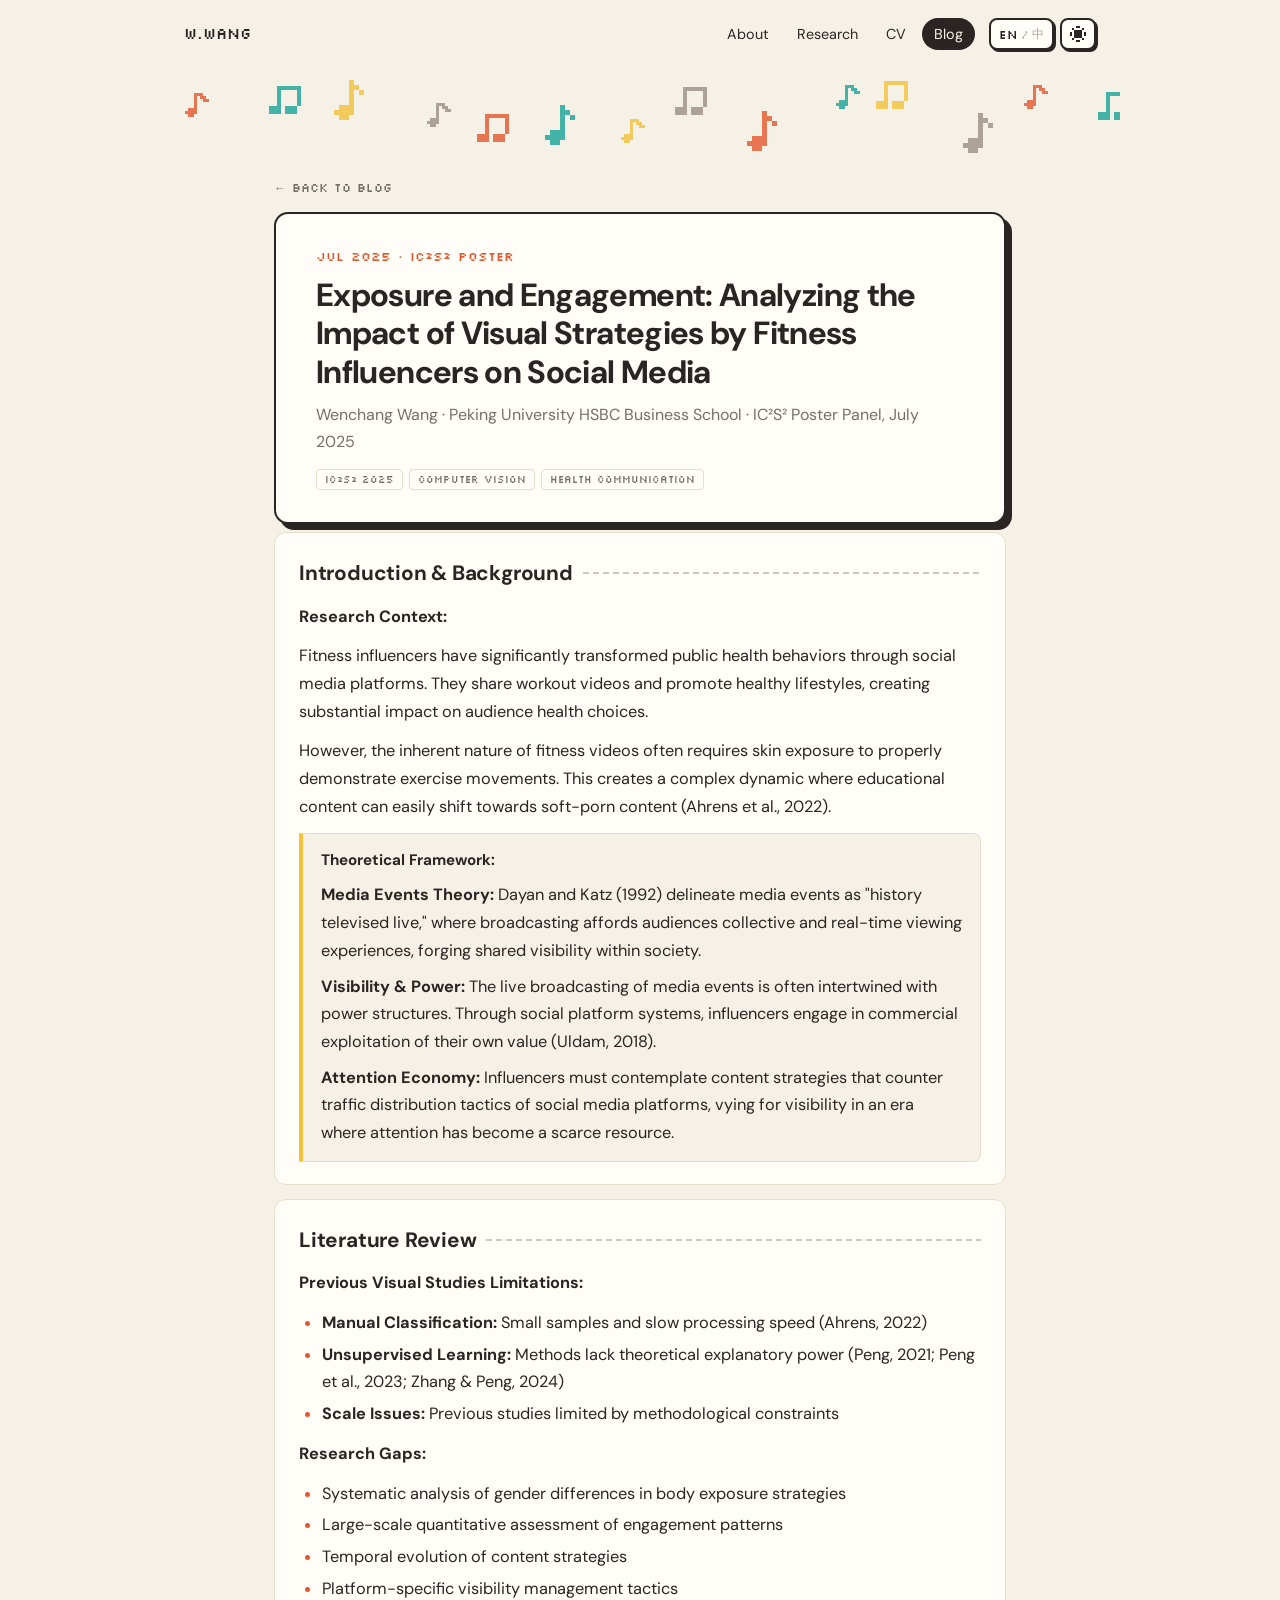
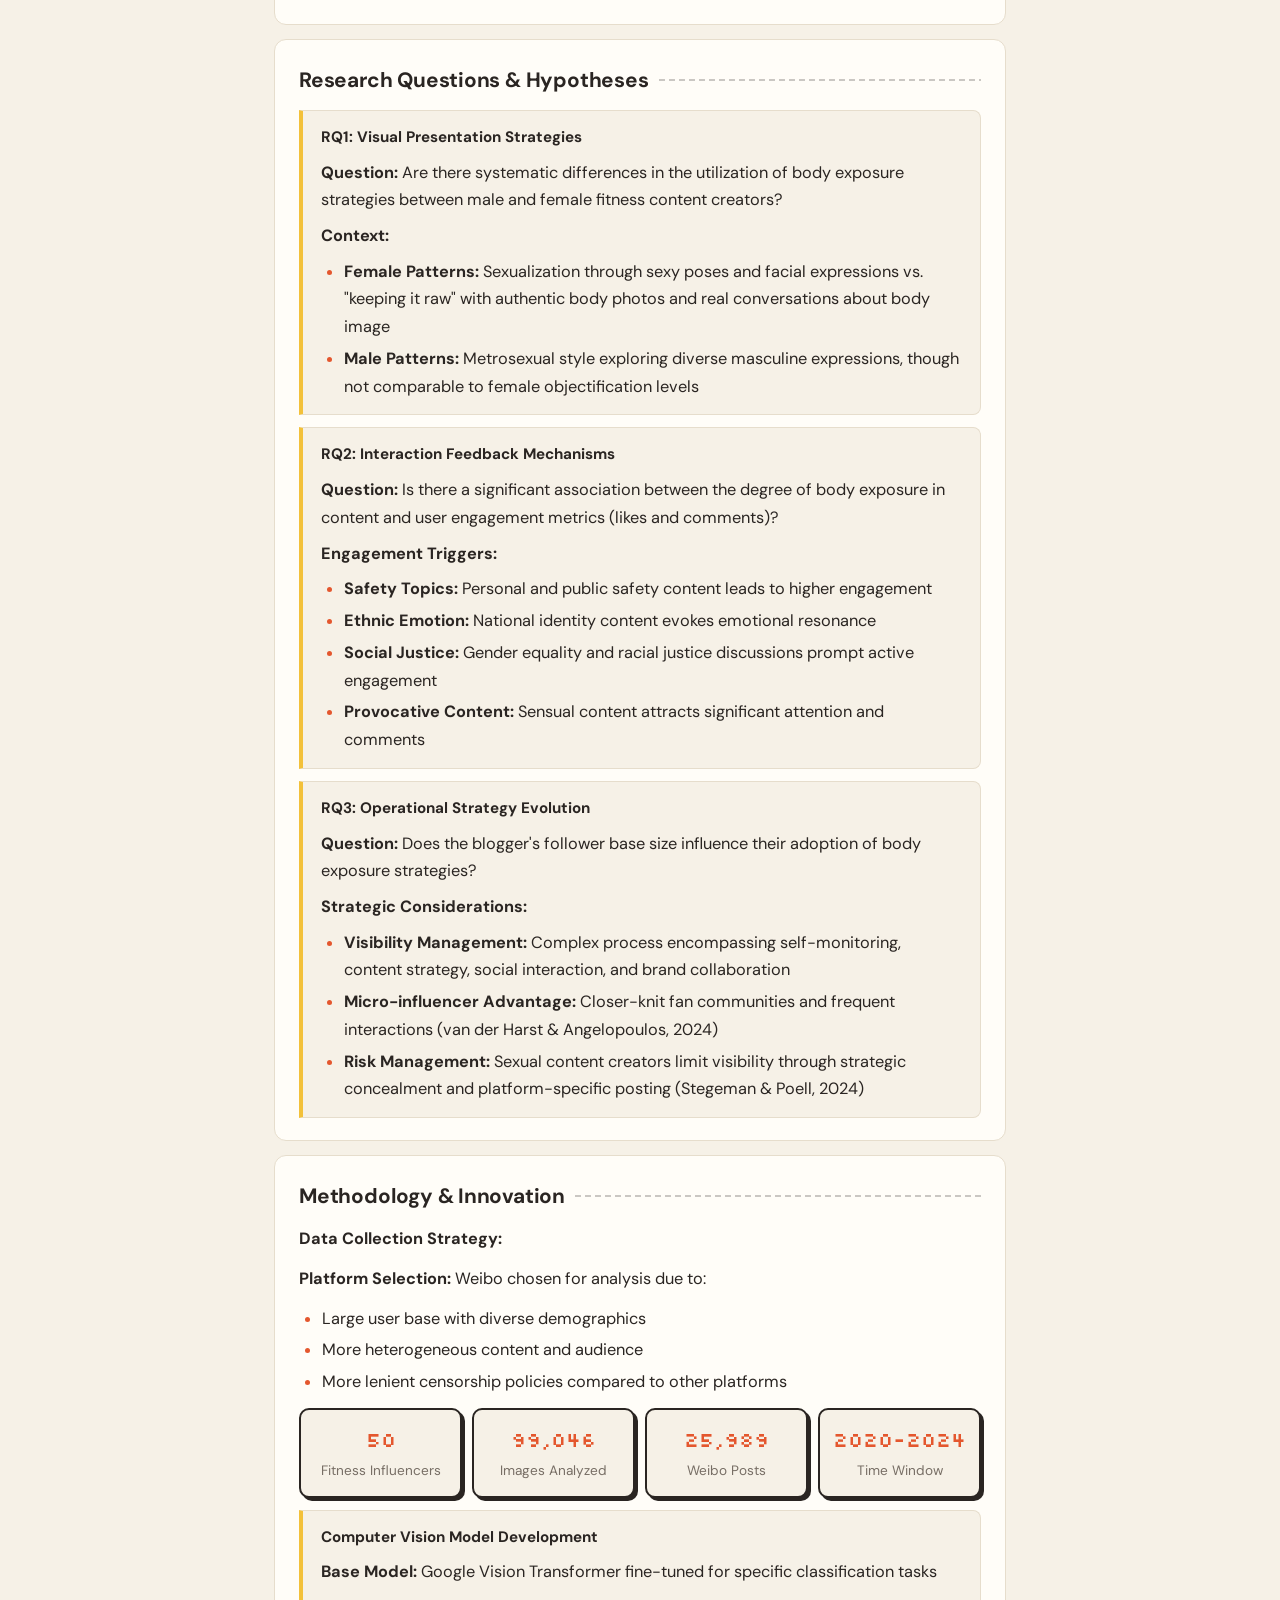
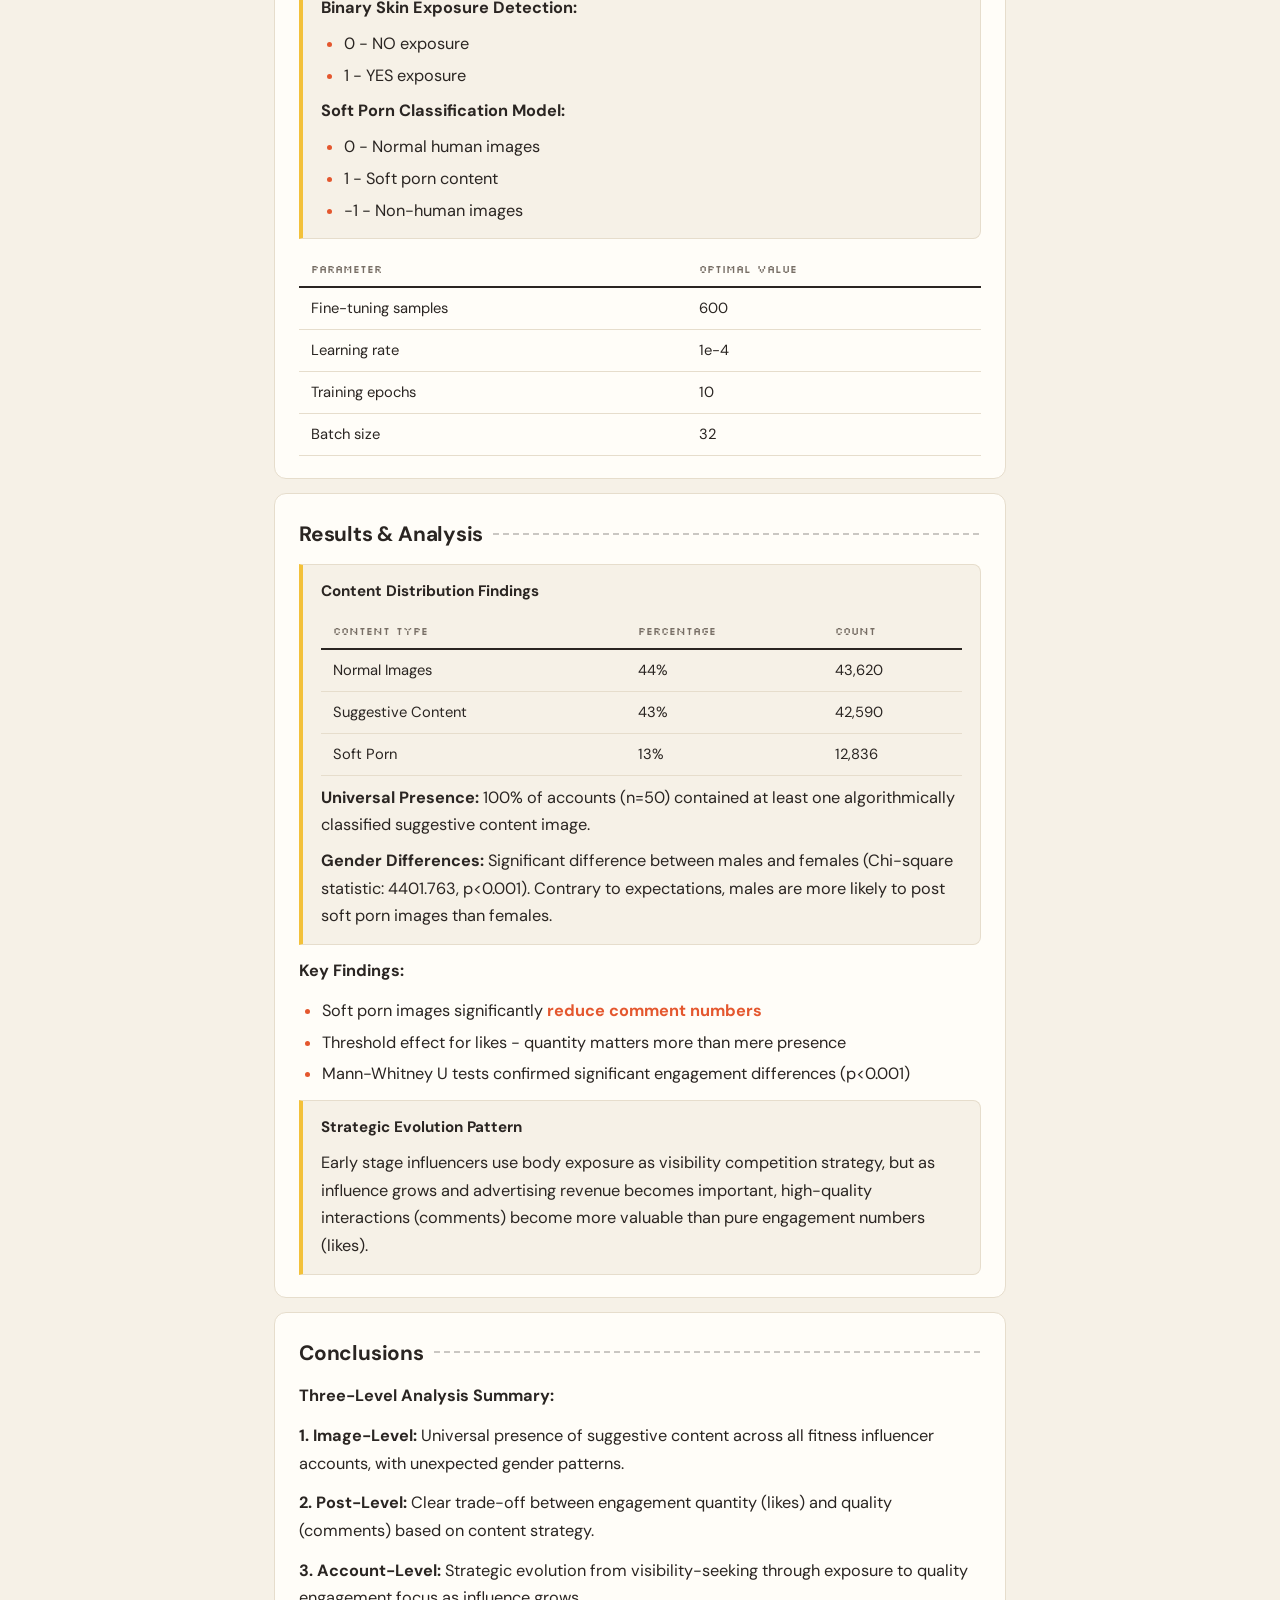
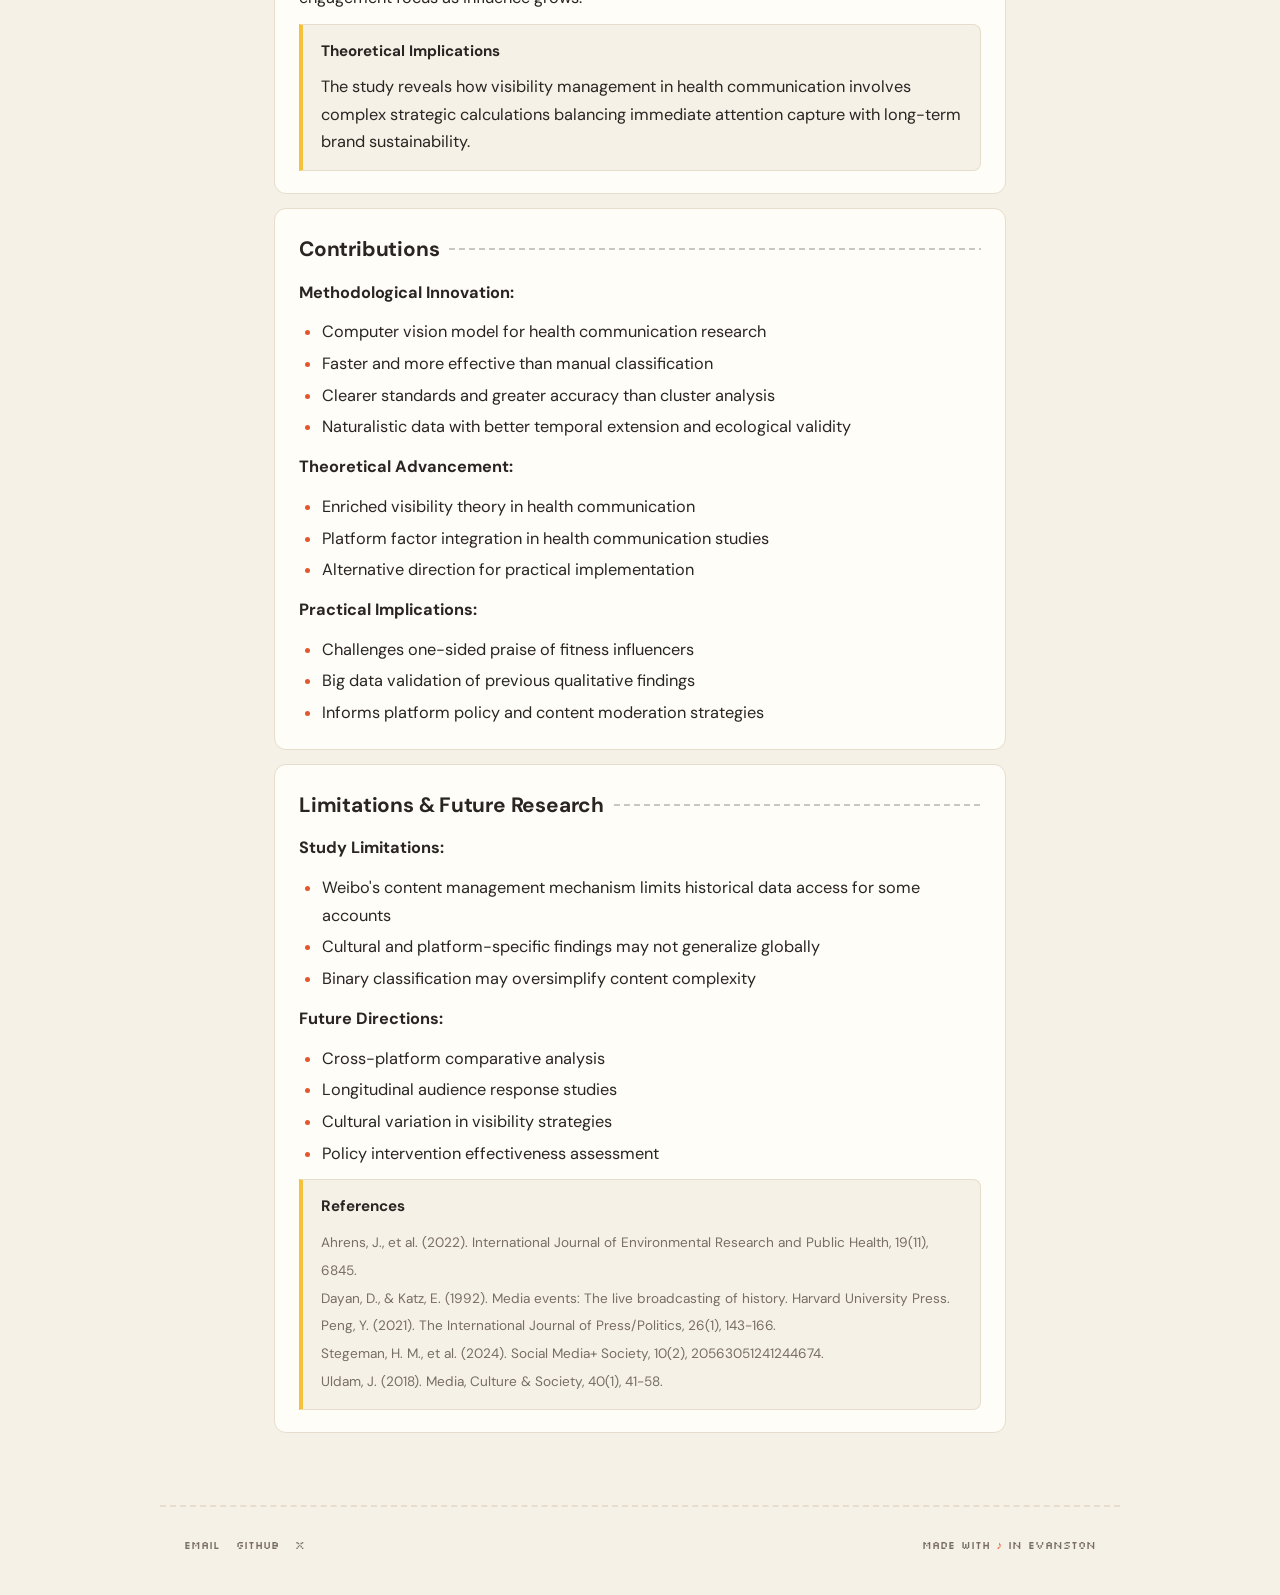
<file: blog1/ic2s2-online-poster.html>
<!DOCTYPE html>
<html lang="en">
<head>
<meta charset="UTF-8">
<meta name="viewport" content="width=device-width, initial-scale=1.0">
<meta name="description" content="Interactive online poster from IC2S2 2025: how fitness influencers on Weibo use body exposure as a visibility strategy, and how it affects likes and comments.">
<meta name="author" content="Wenchang Wang">
<meta name="robots" content="index, follow, max-image-preview:large">
<link rel="canonical" href="https://wenchang-wang.github.io/blog1/ic2s2-online-poster.html">
<meta property="og:title" content="IC²S² Online Poster">
<meta property="og:description" content="Interactive online poster from IC2S2 2025: how fitness influencers on Weibo use body exposure as a visibility strategy, and how it affects likes and comments.">
<meta property="og:type" content="article">
<meta property="og:url" content="https://wenchang-wang.github.io/blog1/ic2s2-online-poster.html">
<meta property="og:image" content="https://wenchang-wang.github.io/images/profile.JPG">
<meta name="twitter:card" content="summary">
<link rel="icon" type="image/svg+xml" href="data:image/svg+xml,<svg xmlns='http://www.w3.org/2000/svg' viewBox='0 0 8 8' shape-rendering='crispEdges'><rect width='8' height='8' rx='1' fill='%232a2522'/><path fill='%23f3c13a' d='M4 1h1v5H4zM5 1h1v1H5zM6 2h1v2H6zM2 5h2v1H2zM2 6h3v1H2z'/></svg>">
<title>IC²S² Online Poster · Wenchang Wang</title>
<meta name="title-en" content="IC²S² Online Poster · Wenchang Wang">
<meta name="title-zh" content="IC²S² Online Poster · 王文长">
<script>(function(){var r=document.documentElement,t,l;try{t=localStorage.getItem('theme');l=localStorage.getItem('lang');}catch(e){}r.setAttribute('data-theme',t||(matchMedia('(prefers-color-scheme: dark)').matches?'dark':'light'));r.setAttribute('data-lang',l||((navigator.language||'').indexOf('zh')===0?'zh':'en'));})();</script>
<link rel="preconnect" href="https://fonts.googleapis.com">
<link rel="preconnect" href="https://fonts.gstatic.com" crossorigin>
<link href="https://fonts.googleapis.com/css2?family=Silkscreen&family=DM+Sans:opsz,wght@9..40,400;9..40,500;9..40,700&display=swap" rel="stylesheet">
<link rel="stylesheet" href="../site.css">
</head>
<body>

<nav><div class="in">
  <a class="brand" href="../index.html">W.WANG</a>
  <div class="right">
    <div class="links">
      <a href="../index.html"><span class="en">About</span><span class="zh">首页</span></a>
      <a href="../research.html"><span class="en">Research</span><span class="zh">研究</span></a>
      <a href="../cv.html"><span class="en">CV</span><span class="zh">简历</span></a>
      <a class="on" href="../blog.html"><span class="en">Blog</span><span class="zh">博客</span></a>
    </div>
    <div class="ctrls">
      <button class="ctl" data-act="lang" aria-label="Switch language / 切换语言"><span class="opt" data-v="en">EN</span><span class="sep">/</span><span class="opt" data-v="zh">中</span></button>
      <button class="ctl" data-act="theme" aria-label="Toggle dark mode / 切换深色模式">
        <svg class="i-sun" viewBox="0 0 8 8" shape-rendering="crispEdges" fill="currentColor"><rect x="3" y="0" width="2" height="1"/><rect x="3" y="7" width="2" height="1"/><rect x="0" y="3" width="1" height="2"/><rect x="7" y="3" width="1" height="2"/><rect x="1" y="1" width="1" height="1"/><rect x="6" y="1" width="1" height="1"/><rect x="1" y="6" width="1" height="1"/><rect x="6" y="6" width="1" height="1"/><rect x="2" y="2" width="4" height="4"/></svg>
        <svg class="i-moon" viewBox="0 0 8 8" shape-rendering="crispEdges" fill="currentColor"><rect x="2" y="0" width="3" height="1"/><rect x="1" y="1" width="2" height="1"/><rect x="0" y="2" width="2" height="4"/><rect x="1" y="6" width="2" height="1"/><rect x="2" y="7" width="4" height="1"/><rect x="5" y="6" width="2" height="1"/><rect x="2" y="1" width="1" height="6"/><rect x="3" y="6" width="2" height="1"/></svg>
      </button>
    </div>
  </div>
</div></nav>

<div class="stage short"><canvas></canvas></div>

<main class="article">
  <a class="back" href="../blog.html"><span class="en">← BACK TO BLOG</span><span class="zh">← 返回博客</span></a>
  <div class="head">
    <div class="kicker">JUL 2025 · IC²S² POSTER</div>
    <h1>Exposure and Engagement: Analyzing the Impact of Visual Strategies by Fitness Influencers on Social Media</h1>
    <p class="sub">Wenchang Wang · Peking University HSBC Business School · IC²S² Poster Panel, July 2025</p>
    <div class="tags"><span>IC²S² 2025</span><span>COMPUTER VISION</span><span>HEALTH COMMUNICATION</span></div>
  </div>

  <div class="prose">

                <!-- Introduction & Background -->
                <div class="sec">
                    <h2>Introduction & Background</h2>
                    <div class="body">
                        <p><strong>Research Context:</strong></p>
                        <p>Fitness influencers have significantly transformed public health behaviors through social media platforms. They share workout videos and promote healthy lifestyles, creating substantial impact on audience health choices.</p>
                        
                        <p>However, the inherent nature of fitness videos often requires skin exposure to properly demonstrate exercise movements. This creates a complex dynamic where educational content can easily shift towards soft-porn content (Ahrens et al., 2022).</p>
                        
                        <div class="callout">
                            <h4>Theoretical Framework:</h4>
                            <p><strong>Media Events Theory:</strong> Dayan and Katz (1992) delineate media events as "history televised live," where broadcasting affords audiences collective and real-time viewing experiences, forging shared visibility within society.</p>
                            <p><strong>Visibility & Power:</strong> The live broadcasting of media events is often intertwined with power structures. Through social platform systems, influencers engage in commercial exploitation of their own value (Uldam, 2018).</p>
                            <p><strong>Attention Economy:</strong> Influencers must contemplate content strategies that counter traffic distribution tactics of social media platforms, vying for visibility in an era where attention has become a scarce resource.</p>
                        </div>
                    </div>
                </div>

                <!-- Literature Review -->
                <div class="sec">
                    <h2>Literature Review</h2>
                    <div class="body">
                        <p><strong>Previous Visual Studies Limitations:</strong></p>
                        <ul>
                            <li><strong>Manual Classification:</strong> Small samples and slow processing speed (Ahrens, 2022)</li>
                            <li><strong>Unsupervised Learning:</strong> Methods lack theoretical explanatory power (Peng, 2021; Peng et al., 2023; Zhang & Peng, 2024)</li>
                            <li><strong>Scale Issues:</strong> Previous studies limited by methodological constraints</li>
                        </ul>
                        
                        <p><strong>Research Gaps:</strong></p>
                        <ul>
                            <li>Systematic analysis of gender differences in body exposure strategies</li>
                            <li>Large-scale quantitative assessment of engagement patterns</li>
                            <li>Temporal evolution of content strategies</li>
                            <li>Platform-specific visibility management tactics</li>
                        </ul>
                    </div>
                </div>

                <!-- Research Questions & Hypotheses -->
                <div class="sec">
                    <h2>Research Questions & Hypotheses</h2>
                    <div class="body">
                        <div class="callout">
                            <h4>RQ1: Visual Presentation Strategies</h4>
                            <p><strong>Question:</strong> Are there systematic differences in the utilization of body exposure strategies between male and female fitness content creators?</p>
                            <p><strong>Context:</strong></p>
                            <ul>
                                <li><strong>Female Patterns:</strong> Sexualization through sexy poses and facial expressions vs. "keeping it raw" with authentic body photos and real conversations about body image</li>
                                <li><strong>Male Patterns:</strong> Metrosexual style exploring diverse masculine expressions, though not comparable to female objectification levels</li>
                            </ul>
                        </div>

                        <div class="callout">
                            <h4>RQ2: Interaction Feedback Mechanisms</h4>
                            <p><strong>Question:</strong> Is there a significant association between the degree of body exposure in content and user engagement metrics (likes and comments)?</p>
                            <p><strong>Engagement Triggers:</strong></p>
                            <ul>
                                <li><strong>Safety Topics:</strong> Personal and public safety content leads to higher engagement</li>
                                <li><strong>Ethnic Emotion:</strong> National identity content evokes emotional resonance</li>
                                <li><strong>Social Justice:</strong> Gender equality and racial justice discussions prompt active engagement</li>
                                <li><strong>Provocative Content:</strong> Sensual content attracts significant attention and comments</li>
                            </ul>
                        </div>

                        <div class="callout">
                            <h4>RQ3: Operational Strategy Evolution</h4>
                            <p><strong>Question:</strong> Does the blogger's follower base size influence their adoption of body exposure strategies?</p>
                            <p><strong>Strategic Considerations:</strong></p>
                            <ul>
                                <li><strong>Visibility Management:</strong> Complex process encompassing self-monitoring, content strategy, social interaction, and brand collaboration</li>
                                <li><strong>Micro-influencer Advantage:</strong> Closer-knit fan communities and frequent interactions (van der Harst & Angelopoulos, 2024)</li>
                                <li><strong>Risk Management:</strong> Sexual content creators limit visibility through strategic concealment and platform-specific posting (Stegeman & Poell, 2024)</li>
                            </ul>
                        </div>
                    </div>
                </div>

                <!-- Methodology & Innovation -->
                <div class="sec">
                    <h2>Methodology & Innovation</h2>
                    <div class="body">
                        <p><strong>Data Collection Strategy:</strong></p>
                        <p><strong>Platform Selection:</strong> Weibo chosen for analysis due to:</p>
                        <ul>
                            <li>Large user base with diverse demographics</li>
                            <li>More heterogeneous content and audience</li>
                            <li>More lenient censorship policies compared to other platforms</li>
                        </ul>

                        <div class="stats">
                            <div class="stat">
                                <b>50</b>
                                <span>Fitness Influencers</span>
                            </div>
                            <div class="stat">
                                <b>99,046</b>
                                <span>Images Analyzed</span>
                            </div>
                            <div class="stat">
                                <b>25,989</b>
                                <span>Weibo Posts</span>
                            </div>
                            <div class="stat">
                                <b>2020-2024</b>
                                <span>Time Window</span>
                            </div>
                        </div>

                        <div class="callout">
                            <h4>Computer Vision Model Development</h4>
                            <p><strong>Base Model:</strong> Google Vision Transformer fine-tuned for specific classification tasks</p>
                            <p><strong>Binary Skin Exposure Detection:</strong></p>
                            <ul>
                                <li>0 - NO exposure</li>
                                <li>1 - YES exposure</li>
                            </ul>
                            <p><strong>Soft Porn Classification Model:</strong></p>
                            <ul>
                                <li>0 - Normal human images</li>
                                <li>1 - Soft porn content</li>
                                <li>-1 - Non-human images</li>
                            </ul>
                        </div>

                        <div class="table">
                            <table>
                                <thead>
                                    <tr>
                                        <th>Parameter</th>
                                        <th>Optimal Value</th>
                                    </tr>
                                </thead>
                                <tbody>
                                    <tr>
                                        <td>Fine-tuning samples</td>
                                        <td>600</td>
                                    </tr>
                                    <tr>
                                        <td>Learning rate</td>
                                        <td>1e-4</td>
                                    </tr>
                                    <tr>
                                        <td>Training epochs</td>
                                        <td>10</td>
                                    </tr>
                                    <tr>
                                        <td>Batch size</td>
                                        <td>32</td>
                                    </tr>
                                </tbody>
                            </table>
                        </div>
                    </div>
                </div>

                <!-- Results & Analysis -->
                <div class="sec">
                    <h2>Results & Analysis</h2>
                    <div class="body">
                        <div class="callout">
                            <h4>Content Distribution Findings</h4>
                            <div class="table">
                                <table>
                                    <thead>
                                        <tr>
                                            <th>Content Type</th>
                                            <th>Percentage</th>
                                            <th>Count</th>
                                        </tr>
                                    </thead>
                                    <tbody>
                                        <tr>
                                            <td>Normal Images</td>
                                            <td>44%</td>
                                            <td>43,620</td>
                                        </tr>
                                        <tr>
                                            <td>Suggestive Content</td>
                                            <td>43%</td>
                                            <td>42,590</td>
                                        </tr>
                                        <tr>
                                            <td>Soft Porn</td>
                                            <td>13%</td>
                                            <td>12,836</td>
                                        </tr>
                                    </tbody>
                                </table>
                            </div>
                            <p><strong>Universal Presence:</strong> 100% of accounts (n=50) contained at least one algorithmically classified suggestive content image.</p>
                            <p><strong>Gender Differences:</strong> Significant difference between males and females (Chi-square statistic: 4401.763, p<0.001). Contrary to expectations, males are more likely to post soft porn images than females.</p>
                        </div>

                        <p><strong>Key Findings:</strong></p>
                        <ul>
                            <li>Soft porn images significantly <strong class="neg">reduce comment numbers</strong></li>
                            <li>Threshold effect for likes - quantity matters more than mere presence</li>
                            <li>Mann-Whitney U tests confirmed significant engagement differences (p<0.001)</li>
                        </ul>

                        <div class="callout">
                            <h4>Strategic Evolution Pattern</h4>
                            <p>Early stage influencers use body exposure as visibility competition strategy, but as influence grows and advertising revenue becomes important, high-quality interactions (comments) become more valuable than pure engagement numbers (likes).</p>
                        </div>
                    </div>
                </div>

                <!-- Conclusions -->
                <div class="sec">
                    <h2>Conclusions</h2>
                    <div class="body">
                        <p><strong>Three-Level Analysis Summary:</strong></p>
                        <p><strong>1. Image-Level:</strong> Universal presence of suggestive content across all fitness influencer accounts, with unexpected gender patterns.</p>
                        <p><strong>2. Post-Level:</strong> Clear trade-off between engagement quantity (likes) and quality (comments) based on content strategy.</p>
                        <p><strong>3. Account-Level:</strong> Strategic evolution from visibility-seeking through exposure to quality engagement focus as influence grows.</p>
                        
                        <div class="callout">
                            <h4>Theoretical Implications</h4>
                            <p>The study reveals how visibility management in health communication involves complex strategic calculations balancing immediate attention capture with long-term brand sustainability.</p>
                        </div>
                    </div>
                </div>

                <!-- Contributions -->
                <div class="sec">
                    <h2>Contributions</h2>
                    <div class="body">
                        <p><strong>Methodological Innovation:</strong></p>
                        <ul>
                            <li>Computer vision model for health communication research</li>
                            <li>Faster and more effective than manual classification</li>
                            <li>Clearer standards and greater accuracy than cluster analysis</li>
                            <li>Naturalistic data with better temporal extension and ecological validity</li>
                        </ul>

                        <p><strong>Theoretical Advancement:</strong></p>
                        <ul>
                            <li>Enriched visibility theory in health communication</li>
                            <li>Platform factor integration in health communication studies</li>
                            <li>Alternative direction for practical implementation</li>
                        </ul>

                        <p><strong>Practical Implications:</strong></p>
                        <ul>
                            <li>Challenges one-sided praise of fitness influencers</li>
                            <li>Big data validation of previous qualitative findings</li>
                            <li>Informs platform policy and content moderation strategies</li>
                        </ul>
                    </div>
                </div>

                <!-- Limitations & Future Research -->
                <div class="sec">
                    <h2>Limitations & Future Research</h2>
                    <div class="body">
                        <p><strong>Study Limitations:</strong></p>
                        <ul>
                            <li>Weibo's content management mechanism limits historical data access for some accounts</li>
                            <li>Cultural and platform-specific findings may not generalize globally</li>
                            <li>Binary classification may oversimplify content complexity</li>
                        </ul>

                        <p><strong>Future Directions:</strong></p>
                        <ul>
                            <li>Cross-platform comparative analysis</li>
                            <li>Longitudinal audience response studies</li>
                            <li>Cultural variation in visibility strategies</li>
                            <li>Policy intervention effectiveness assessment</li>
                        </ul>

                        <div class="callout">
                            <h4>References</h4>
                            <p><small>
                                Ahrens, J., et al. (2022). International Journal of Environmental Research and Public Health, 19(11), 6845.<br>
                                Dayan, D., & Katz, E. (1992). Media events: The live broadcasting of history. Harvard University Press.<br>
                                Peng, Y. (2021). The International Journal of Press/Politics, 26(1), 143-166.<br>
                                Stegeman, H. M., et al. (2024). Social Media+ Society, 10(2), 20563051241244674.<br>
                                Uldam, J. (2018). Media, Culture & Society, 40(1), 41-58.
                            </small></p>
                        </div>
                    </div>
                </div>
            
  </div>
</main>

<footer>
  <div class="contact"><a href="mailto:wenchangwang2031@u.northwestern.edu">EMAIL</a><a href="https://github.com/dovejira">GITHUB</a><a href="https://x.com/divejira">X</a></div>
  <div><span class="en">MADE WITH <span class="note">♪</span> IN EVANSTON</span><span class="zh">© 2026 王文长 · 伊文斯顿 <span class="note">♪</span></span></div>
</footer>
<script src="../site.js"></script>
</body>
</html>
</file>
<file: site.css>
/* Wenchang Wang — "Tamed Pixel" theme (demo) */
:root {
  --bg:#f6f1e7; --paper:#fffdf8; --fg:#2a2522; --muted:#776e65; --line:#2a2522; --shadow:#2a2522; --soft:#e6ddcc;
  --red:#e4572e; --teal:#17a398; --yellow:#f3c13a; --chip-fg:#2a2522;
  --intro-bg:#1f1b18; --intro-fg:#f6f1e7;
  color-scheme: light;
}
:root[data-theme="dark"] {
  --bg:#191715; --paper:#221f1d; --fg:#f2ece2; --muted:#a69c90; --line:#5c544c; --shadow:#000; --soft:#35302c;
  --red:#ff7a52; --teal:#3cc4b8; --yellow:#f3c13a;
  color-scheme: dark;
}
* { box-sizing: border-box; margin: 0; padding: 0; }
html { -webkit-text-size-adjust: 100%; }
body { background: var(--bg); color: var(--fg); font: 16px/1.7 "DM Sans", system-ui, -apple-system, "PingFang SC", "Microsoft YaHei", sans-serif; -webkit-font-smoothing: antialiased; transition: background-color .25s, color .25s; }
a { color: var(--fg); text-decoration: underline; text-decoration-color: var(--red); text-decoration-thickness: 2px; text-underline-offset: 3px; }
a:hover { color: var(--red); }
.px { font-family: Silkscreen, "PingFang SC", monospace; letter-spacing: .02em; }

/* language switching */
html[data-lang="zh"] .en, html:not([data-lang="zh"]) .zh { display: none !important; }

/* ===== Nav ===== */
nav .in { max-width: 960px; margin: 0 auto; padding: 18px 24px; display: flex; justify-content: space-between; align-items: center; gap: 12px; }
nav .brand { font-family: Silkscreen; font-size: .95rem; text-decoration: none; white-space: nowrap; }
nav .right { display: flex; align-items: center; gap: 14px; }
nav .links { display: flex; gap: 4px; }
nav .links a { text-decoration: none; padding: 4px 12px; border-radius: 999px; font-size: .9rem; white-space: nowrap; }
nav .links a.on { background: var(--fg); color: var(--bg); }
.ctrls { display: flex; gap: 6px; }
.ctl { height: 32px; min-width: 32px; padding: 0 8px; border: 2px solid var(--line); border-radius: 8px; background: var(--paper); color: var(--fg); box-shadow: 2px 2px 0 var(--shadow); cursor: pointer; display: inline-flex; align-items: center; justify-content: center; font: 12px Silkscreen, monospace; transition: transform .1s, box-shadow .1s; }
.ctl:hover { transform: translate(-1px,-1px); box-shadow: 3px 3px 0 var(--shadow); }
.ctl:active { transform: translate(1px,1px); box-shadow: 1px 1px 0 var(--shadow); }
.ctl svg { width: 16px; height: 16px; display: block; }
.ctl .opt { opacity: .4; } .ctl .opt.on { opacity: 1; }
.ctl .sep { opacity: .3; margin: 0 3px; }
:root[data-theme="dark"] .i-sun, :root:not([data-theme="dark"]) .i-moon { display: none; }

/* ===== Note band ===== */
.stage { position: relative; height: 140px; overflow: hidden; max-width: 960px; margin: 0 auto; }
.stage.short { height: 90px; }
.stage canvas { position: absolute; inset: 0; width: 100%; height: 100%; }

main { max-width: 960px; margin: 0 auto; padding: 0 24px 72px; }

/* ===== Hero card ===== */
.hero { background: var(--paper); border: 2px solid var(--line); border-radius: 14px; box-shadow: 6px 6px 0 var(--shadow); padding: 40px; display: grid; grid-template-columns: 180px 1fr; gap: 40px; align-items: center; margin-top: -40px; position: relative; }
.hero img { width: 180px; height: 180px; object-fit: cover; border-radius: 12px; border: 2px solid var(--line); }
.kicker { font-family: Silkscreen, "PingFang SC", sans-serif; font-size: .8rem; color: var(--red); }
.hero h1, .head h1 { font-size: 2.8rem; line-height: 1.1; font-weight: 700; letter-spacing: -.02em; margin-top: 4px; }
.hero h1 .cn { font-size: 1.3rem; font-weight: 500; color: var(--muted); margin-left: 10px; letter-spacing: 0; white-space: nowrap; }
.hero .role { color: var(--muted); margin-top: 6px; }
.hero .lede { margin-top: 16px; font-size: 1.05rem; max-width: 34em; }
.btns { display: flex; flex-wrap: wrap; gap: 8px; margin-top: 20px; }
.btn { text-decoration: none; font-size: .85rem; font-weight: 500; padding: 6px 14px; border: 2px solid var(--line); border-radius: 8px; background: var(--paper); box-shadow: 2px 2px 0 var(--shadow); transition: transform .1s, box-shadow .1s; display: inline-flex; align-items: center; gap: 6px; }
.btn:hover { color: var(--fg); transform: translate(-1px,-1px); box-shadow: 3px 3px 0 var(--shadow); }
.btn.main { background: var(--yellow); color: #2a2522; }

/* page header for inner pages */
.head { background: var(--paper); border: 2px solid var(--line); border-radius: 14px; box-shadow: 6px 6px 0 var(--shadow); padding: 32px 40px; margin-top: -30px; position: relative; }
.head h1 { font-size: 2.3rem; }
.head p { color: var(--muted); margin-top: 8px; max-width: 40em; }

/* ===== Sections ===== */
h2 { font-family: Silkscreen, "PingFang SC", sans-serif; font-weight: 400; font-size: 1rem; margin: 56px 0 16px; display: flex; align-items: center; gap: 10px; }
html[data-lang="zh"] h2 { font-weight: 700; letter-spacing: .1em; }
h2::after { content: ""; flex: 1; height: 2px; background: repeating-linear-gradient(90deg, var(--fg) 0 6px, transparent 6px 10px); opacity: .25; }

.two { display: grid; grid-template-columns: 1fr 1fr; gap: 28px; }
.focus li, .news li { list-style: none; border-bottom: 1px solid var(--soft); }
.focus li { display: flex; gap: 12px; padding: 12px 0; }
.focus .k { font-family: Silkscreen; font-size: .75rem; padding-top: 4px; color: var(--red); }
.news li { padding: 10px 0; }
.news .d { font-family: Silkscreen, "PingFang SC", sans-serif; font-size: .7rem; color: var(--muted); display: block; }

.pubs { display: grid; gap: 12px; }
.pub { background: var(--paper); border: 1px solid var(--soft); border-radius: 10px; padding: 16px 20px; display: grid; grid-template-columns: 1fr auto; gap: 16px; align-items: start; transition: border-color .15s, transform .15s; }
.pub:hover { border-color: var(--line); transform: translateY(-1px); }
.pub .t { font-weight: 500; }
.pub .m { color: var(--muted); font-size: .88rem; }
.pub .m strong { color: var(--fg); }
.badge { font-family: Silkscreen, "PingFang SC", sans-serif; font-size: .65rem; white-space: nowrap; padding: 2px 8px; border-radius: 4px; color: #fff; }
.b-cscw { background: var(--teal); } .b-ica { background: var(--red); } .b-arx { background: var(--muted); } .b-jrnl { background: #6d4ad1; } .b-aejmc { background: #c98a12; }
.more { display: inline-block; margin-top: 14px; font-size: .9rem; }

.edu { background: var(--paper); border: 1px solid var(--soft); border-radius: 10px; padding: 4px 20px; }
.ed { display: grid; grid-template-columns: 40px 1fr auto; gap: 16px; align-items: center; padding: 14px 0; }
.ed + .ed { border-top: 1px dashed var(--soft); }
.ed img { width: 40px; height: 40px; object-fit: contain; background: #fff; border-radius: 8px; padding: 3px; border: 1px solid var(--soft); }
.ed .s { font-weight: 700; }
.ed .m { color: var(--muted); font-size: .88rem; }
.ed .y { font-family: Silkscreen, "PingFang SC", sans-serif; font-size: .68rem; color: var(--muted); white-space: nowrap; }

/* CV page */
.cv-card { display: grid; grid-template-columns: 1fr auto; gap: 24px; align-items: center; background: var(--paper); border: 1px solid var(--soft); border-radius: 10px; padding: 20px 24px; }
.cv-card .m { color: var(--muted); font-size: .9rem; }
.pdf { margin-top: 16px; width: 100%; height: 80vh; min-height: 520px; border: 2px solid var(--line); border-radius: 10px; background: var(--paper); }

/* Blog */
.post { display: grid; grid-template-columns: 96px 1fr; gap: 20px; background: var(--paper); border: 1px solid var(--soft); border-radius: 10px; padding: 18px 20px; text-decoration: none; transition: border-color .15s, transform .15s; }
.post:hover { color: var(--fg); border-color: var(--line); transform: translateY(-1px); }
.post .date { font-family: Silkscreen; font-size: .7rem; color: var(--muted); line-height: 1.5; }
.post .date b { display: block; font-size: 1.3rem; color: var(--red); font-weight: 400; }
.post .t { font-weight: 700; }
.post .m { color: var(--muted); font-size: .9rem; margin-top: 4px; }
.post .tag { display: inline-block; margin-top: 8px; font-family: Silkscreen; font-size: .62rem; padding: 1px 8px; border: 1px solid var(--soft); border-radius: 4px; color: var(--muted); }

/* ===== Blog article ===== */
main.article { max-width: 780px; }
.back { display: inline-block; margin: 20px 0 14px; font-family: Silkscreen, "PingFang SC", sans-serif; font-size: .72rem; text-decoration: none; color: var(--muted); }
.back:hover { color: var(--red); }
.article .head { margin-top: 0; }
.article .head h1 { font-size: 2rem; line-height: 1.2; margin-top: 8px; }
.article .head .sub { color: var(--muted); margin-top: 10px; }
.article .tags { display: flex; flex-wrap: wrap; gap: 6px; margin-top: 14px; }
.article .tags span { font-family: Silkscreen, "PingFang SC", sans-serif; font-size: .62rem; padding: 1px 8px; border: 1px solid var(--soft); border-radius: 4px; color: var(--muted); }
.prose { margin-top: 8px; font-size: 1.02rem; }
.prose > * + * { margin-top: 14px; }
.prose h2 { font-family: "DM Sans", system-ui, "PingFang SC", sans-serif; font-weight: 700; font-size: 1.3rem; letter-spacing: -.01em; margin-top: 40px; }
html[data-lang="zh"] .prose h2 { letter-spacing: 0; }
.prose h3 { font-size: 1.12rem; font-weight: 700; margin-top: 28px; }
.prose ul, .prose ol { padding-left: 1.4em; }
.prose li + li { margin-top: 4px; }
.prose li::marker { color: var(--red); }
.prose blockquote { background: var(--paper); border-left: 4px solid var(--red); border-radius: 0 8px 8px 0; padding: 14px 18px; color: var(--muted); font-style: italic; }
.prose code { font-family: ui-monospace, Menlo, monospace; font-size: .9em; background: var(--soft); padding: 1px 5px; border-radius: 4px; }
.prose pre { background: var(--paper); border: 1px solid var(--soft); border-radius: 8px; padding: 14px; overflow-x: auto; }
.prose pre code { background: none; padding: 0; }
.prose img { max-width: 100%; border-radius: 10px; border: 1px solid var(--soft); }
.prose small { color: var(--muted); }
.prose .neg { color: var(--red); }
/* poster-style building blocks */
.prose .sec { background: var(--paper); border: 1px solid var(--soft); border-radius: 12px; padding: 22px 24px; }
.prose .sec > * + * { margin-top: 12px; }
.prose .sec h2 { margin: 0 0 6px; }
.prose .body > * + * { margin-top: 12px; }
.prose .callout { background: var(--bg); border: 1px solid var(--soft); border-left: 4px solid var(--yellow); border-radius: 0 8px 8px 0; padding: 14px 18px; }
.prose .callout > * + * { margin-top: 8px; }
.prose .callout h4 { font-size: .95rem; font-weight: 700; }
.prose .stats { display: grid; grid-template-columns: repeat(auto-fit, minmax(150px, 1fr)); gap: 10px; }
.prose .stat { background: var(--bg); border: 2px solid var(--line); border-radius: 10px; box-shadow: 3px 3px 0 var(--shadow); padding: 12px; text-align: center; }
.prose .stat b { display: block; font-family: Silkscreen, monospace; font-weight: 400; font-size: 1.25rem; color: var(--red); }
.prose .stat span { color: var(--muted); font-size: .85rem; }
.prose .table { overflow-x: auto; }
.prose table { width: 100%; border-collapse: collapse; font-size: .92rem; }
.prose th, .prose td { text-align: left; padding: 8px 12px; border-bottom: 1px solid var(--soft); }
.prose th { font-family: Silkscreen, "PingFang SC", sans-serif; font-weight: 400; font-size: .7rem; color: var(--muted); border-bottom: 2px solid var(--line); }
.prose td:not(:first-child) { font-variant-numeric: tabular-nums; }

/* Footer */
footer { max-width: 960px; margin: 0 auto; padding: 28px 24px 40px; display: flex; justify-content: space-between; align-items: center; gap: 16px; flex-wrap: wrap; font-family: Silkscreen, sans-serif; font-size: .7rem; color: var(--muted); border-top: 2px dashed var(--soft); }
footer .contact { display: flex; gap: 16px; flex-wrap: wrap; }
footer a { color: var(--muted); text-decoration: none; }
footer a:hover { color: var(--red); }
footer .note { font-family: "DM Sans", sans-serif; color: var(--red); }

/* ===== Opening animation ===== */
#intro { position: fixed; inset: 0; z-index: 100; background: var(--intro-bg); color: var(--intro-fg); cursor: pointer; user-select: none; }
#intro canvas { position: absolute; inset: 0; width: 100%; height: 100%; }
#intro .box { position: absolute; inset: 0; display: flex; flex-direction: column; align-items: center; justify-content: center; gap: 22px; transition: opacity .25s; }
#intro .top { height: 64px; display: flex; align-items: flex-end; justify-content: center; }
#intro .eq { display: flex; gap: 5px; height: 40px; align-items: flex-end; transition: opacity .2s; }
#intro .eq i { width: 10px; background: var(--yellow); animation: eq .5s steps(4) infinite alternate; }
#intro .eq i:nth-child(2) { background: #e4572e; animation-delay: -.2s; }
#intro .eq i:nth-child(3) { background: #17a398; animation-delay: -.35s; }
#intro .eq i:nth-child(5) { background: #e4572e; animation-delay: -.42s; }
#intro .eq i:nth-child(6) { background: #17a398; animation-delay: -.15s; }
#intro .eq i:nth-child(7) { background: var(--yellow); animation-delay: -.3s; }
@keyframes eq { from { height: 6px; } to { height: 40px; } }
#intro .notes { display: none; gap: 14px; align-items: flex-end; }
#intro .notes svg { width: 40px; height: 40px; animation: hop .9s steps(6) infinite; }
@keyframes hop { 0%,100% { transform: translateY(0); } 30% { transform: translateY(-22px); } 55% { transform: translateY(-6px); } 70% { transform: translateY(0); } }
#intro .logo { font-family: Silkscreen; font-size: clamp(2rem, 8vw, 3.6rem); letter-spacing: .04em; min-height: 1.3em; }
#intro .logo .c { display: inline-block; width: .5em; height: .85em; background: var(--yellow); vertical-align: -.08em; margin-left: 4px; animation: blink .5s steps(1) infinite; }
@keyframes blink { 50% { opacity: 0; } }
#intro .bar { width: 240px; height: 16px; border: 2px solid var(--intro-fg); padding: 2px; }
#intro .bar b { display: block; height: 100%; width: 0; background: var(--intro-fg); }
#intro .pct { font-family: Silkscreen; font-size: .7rem; opacity: .7; min-width: 12em; text-align: center; }
#intro .enter { display: none; font-family: Silkscreen, "PingFang SC", sans-serif; font-size: .85rem; padding: 8px 18px; border: 2px solid var(--intro-fg); box-shadow: 3px 3px 0 var(--yellow); animation: pulse 1s steps(2) infinite; }
@keyframes pulse { 50% { box-shadow: 3px 3px 0 #e4572e; color: var(--yellow); } }
#intro.ready .eq, #intro.ready .bar, #intro.ready .pct { display: none; }
#intro.ready .notes, #intro.ready .enter { display: flex; }
#intro .tip { position: absolute; bottom: 28px; left: 0; right: 0; text-align: center; font-family: Silkscreen; font-size: .6rem; opacity: .35; }
body.intro-on { overflow: hidden; }
body.intro-on .hero, body.intro-on .stage { opacity: 0; }
.hero.pop { animation: pop .55s cubic-bezier(.3,1.6,.5,1) both; }
@keyframes pop { from { opacity: 0; transform: translateY(18px) scale(.97); } to { opacity: 1; transform: none; } }
.stage.pop { animation: fadein .6s .15s both; }
@keyframes fadein { from { opacity: 0; } }

/* ===== Responsive ===== */
@media (max-width: 760px) {
  nav .in { flex-wrap: wrap; padding: 14px 16px; }
  nav .right { width: 100%; justify-content: space-between; }
  nav .links a { padding: 4px 10px; font-size: .85rem; }
  main { padding: 0 16px 56px; }
  .hero { grid-template-columns: 1fr; padding: 24px; gap: 18px; }
  .hero img { width: 110px; height: 110px; }
  .hero h1 { font-size: 2rem; }
  .head { padding: 22px 24px; } .head h1 { font-size: 1.8rem; }
  .two, .pub, .cv-card { grid-template-columns: 1fr; }
  .two { gap: 0; }
  .pub .badge { justify-self: start; order: -1; }
  .ed { grid-template-columns: 40px 1fr; }
  .ed .y { grid-column: 2; margin-top: -10px; }
  .post { grid-template-columns: 1fr; gap: 6px; }
  .pdf { height: 60vh; min-height: 380px; }
  .article .head h1 { font-size: 1.55rem; }
  .prose .sec { padding: 18px 16px; }
  .prose .stats { grid-template-columns: 1fr 1fr; }
  .prose .stat { padding: 10px 6px; }
  .prose .stat b { font-size: 1rem; }
  footer { padding: 24px 16px 32px; }
}
@media (prefers-reduced-motion: reduce) { *, *::before, *::after { animation: none !important; transition: none !important; } }
</file>
